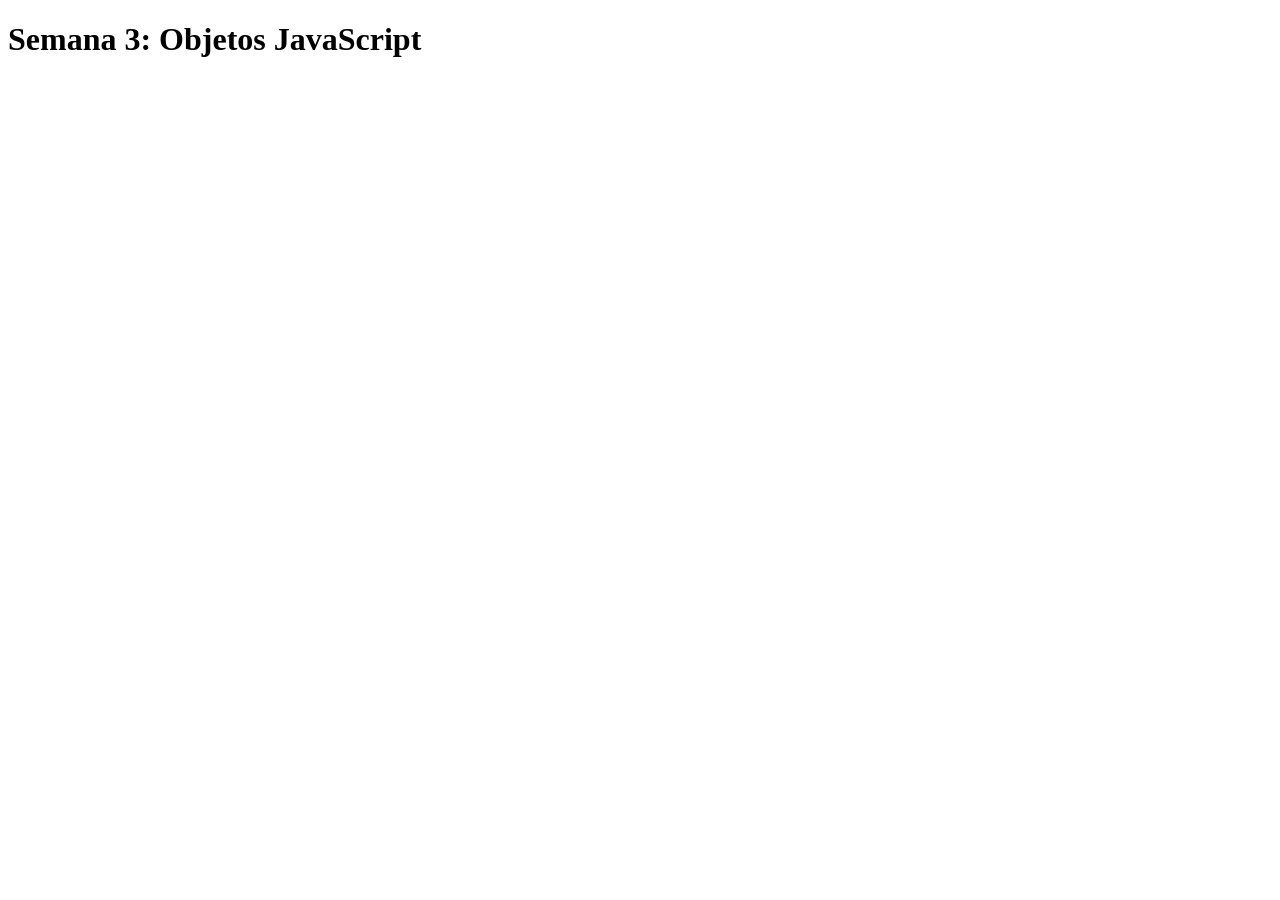
<file: Semana3-Objetos/index.html>
<!doctype html>
<html lang="en">
  <head>
    <meta charset="UTF-8" />
    <meta name="viewport" content="width=device-width, initial-scale=1.0" />
    <title>Document</title>
    <script src="script.js" defer></script>
  </head>
  <body>
    <h1>Semana 3: Objetos JavaScript</h1>
  </body>
</html>
</file>
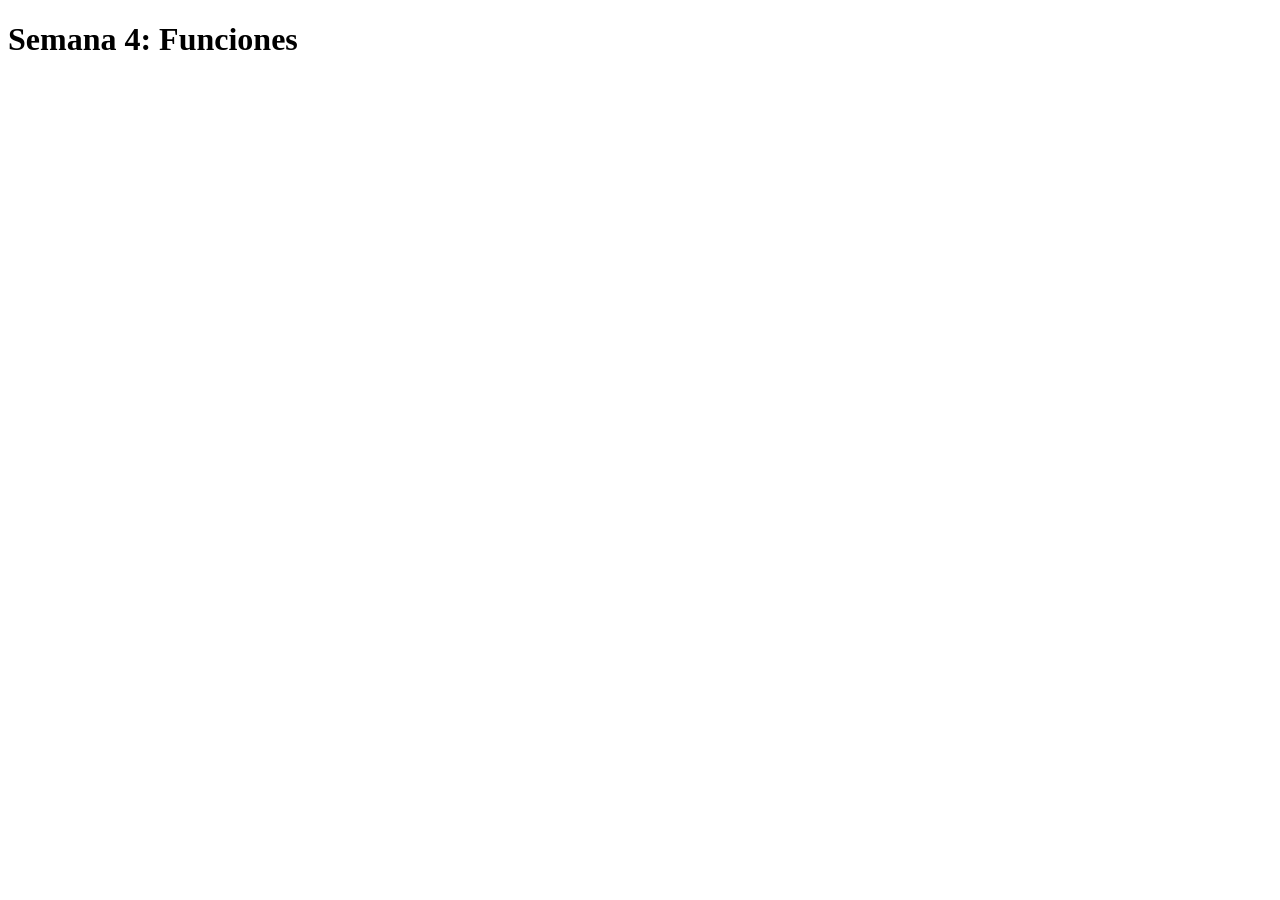
<file: Semana4-Funciones/index.html>
<!doctype html>
<html lang="en">
  <head>
    <meta charset="UTF-8" />
    <meta name="viewport" content="width=device-width, initial-scale=1.0" />
    <title>Document</title>
    <script src="script.js" defer></script>
  </head>
  <body>
    <h1>Semana 4: Funciones</h1>
  </body>
</html>
</file>
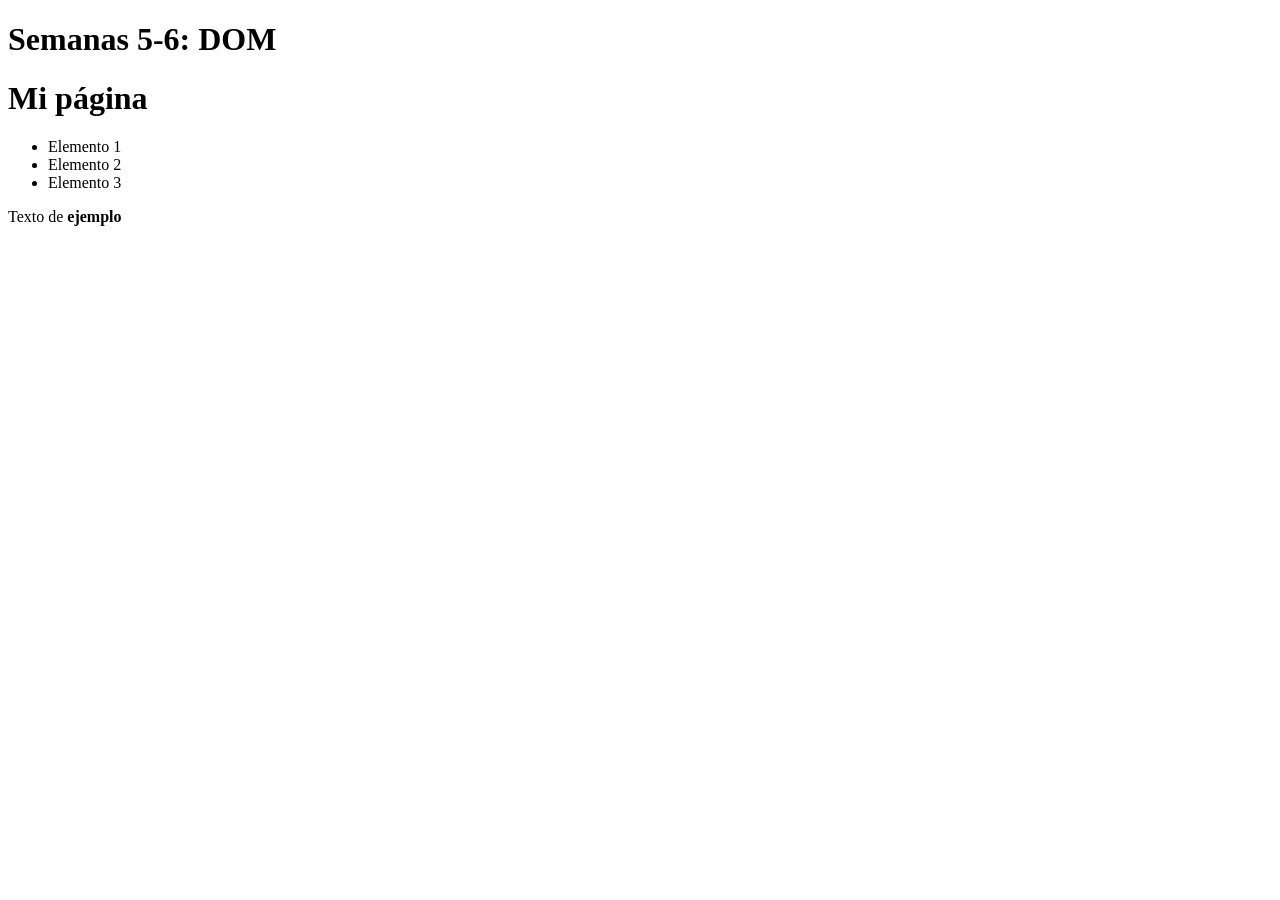
<file: Semana5-6-DOM/index.html>
<!doctype html>
<html lang="en">
  <head>
    <meta charset="UTF-8" />
    <meta name="viewport" content="width=device-width, initial-scale=1.0" />
    <title>Document</title>
    <script src="script.js" defer></script>
  </head>
  <body>
    <h1>Semanas 5-6: DOM</h1>
    <div id="app">
      <h1 class="title">Mi página</h1>
      <ul id="lista">
        <li class="item">Elemento 1</li>
        <li class="item active">Elemento 2</li>
        <li class="item">Elemento 3</li>
      </ul>
      <p class="description">Texto de <strong>ejemplo</strong></p>
    </div>
  </body>
</html>
</file>
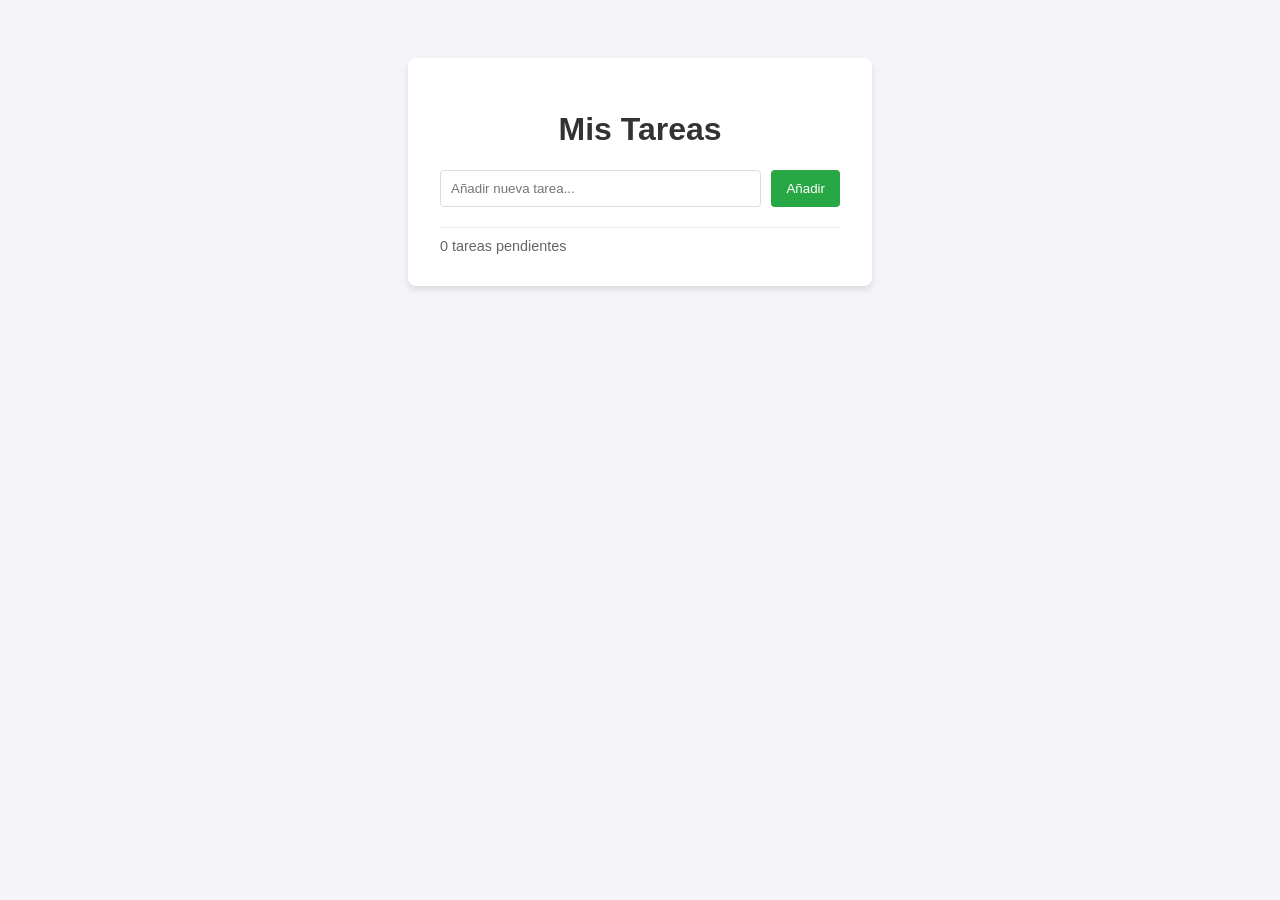
<file: Semana5-6-DOM/Proyecto/index.html>
<!doctype html>
<html lang="es">
  <head>
    <meta charset="UTF-8" />
    <meta name="viewport" content="width=device-width, initial-scale=1.0" />
    <title>Lista de Tareas DOM</title>
    <link rel="stylesheet" href="style.css" />
    <script src="script.js" defer></script>
  </head>
  <body>
    <div class="container">
      <h1>Mis Tareas</h1>

      <div class="input-group">
        <input type="text" id="taskInput" placeholder="Añadir nueva tarea..." />
        <button id="addBtn">Añadir</button>
      </div>

      <ul id="taskList"></ul>

      <div class="footer">
        <span id="taskCounter">0 tareas pendientes</span>
      </div>
    </div>
  </body>
</html>
</file>
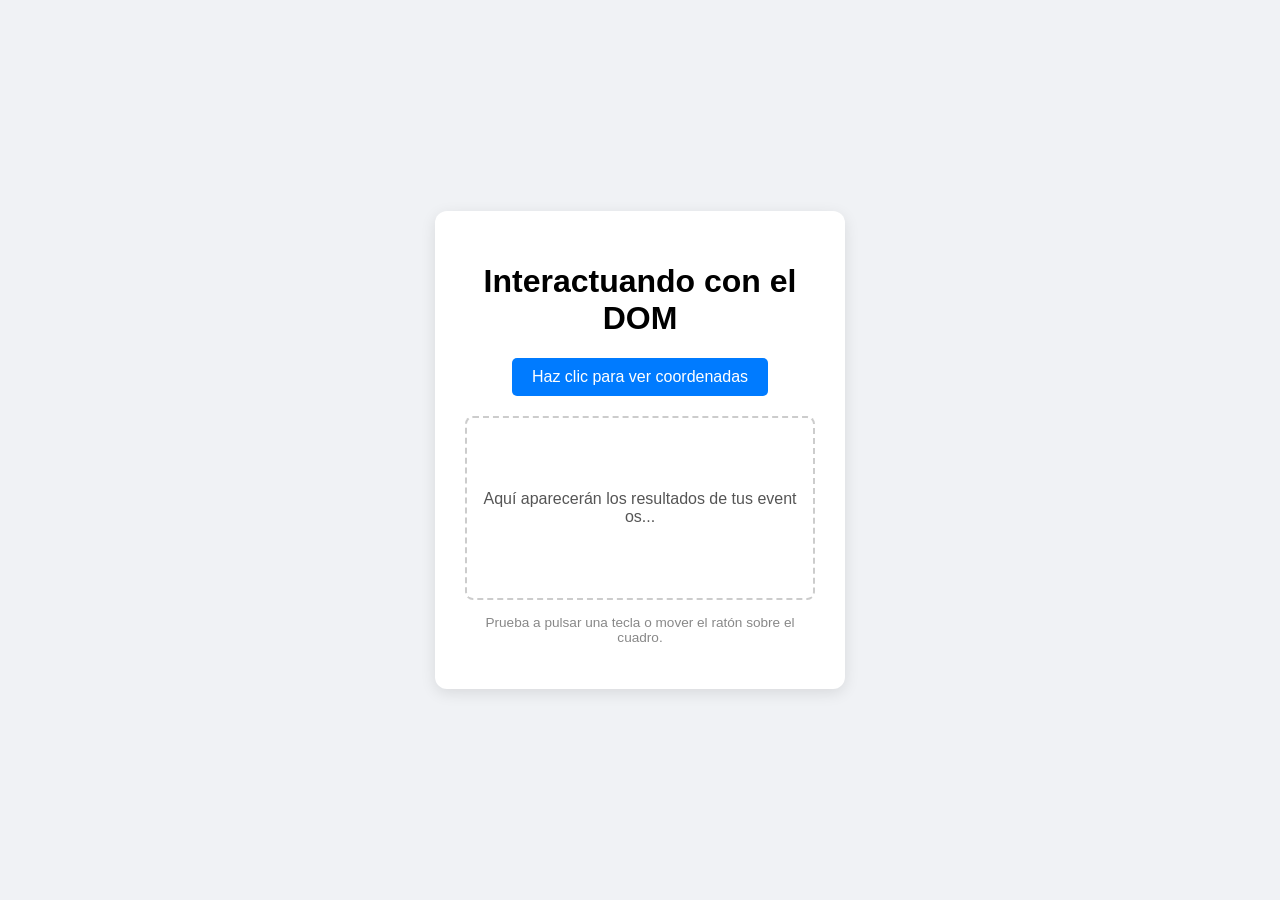
<file: Semanas7-8-Eventos-Formularios/Ej1/index.html>
<!doctype html>
<html lang="es">
  <head>
    <meta charset="UTF-8" />
    <meta name="viewport" content="width=device-width, initial-scale=1.0" />
    <title>Ejercicio: addEventListener y Objeto Evento</title>
    <link rel="stylesheet" href="style.css" />
  </head>
  <body>
    <div class="container">
      <h1>Interactuando con el DOM</h1>

      <button id="mainButton">Haz clic para ver coordenadas</button>

      <div id="output">Aquí aparecerán los resultados de tus eventos...</div>

      <p class="hint">
        Prueba a pulsar una tecla o mover el ratón sobre el cuadro.
      </p>
    </div>

    <script src="script.js"></script>
  </body>
</html>
</file>
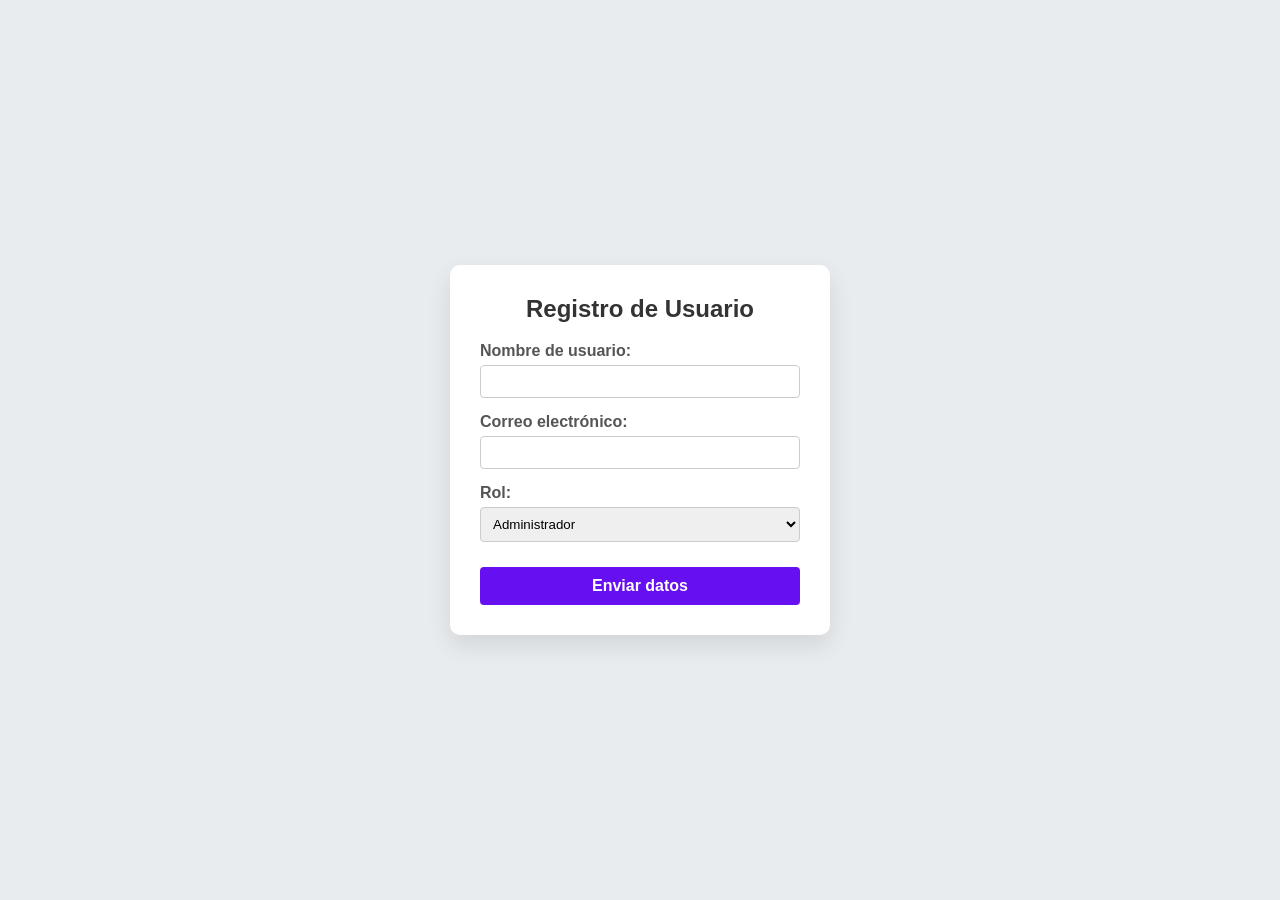
<file: Semanas7-8-Eventos-Formularios/Ej2/index.html>
<!doctype html>
<html lang="en">
  <head>
    <meta charset="UTF-8" />
    <meta name="viewport" content="width=device-width, initial-scale=1.0" />
    <title>Document</title>
    <script src="script.js" defer></script>
    <link rel="stylesheet" href="style.css" />
  </head>
  <body>
    <html lang="es">
      <head>
        <meta charset="UTF-8" />
        <meta name="viewport" content="width=device-width, initial-scale=1.0" />
        <title>Ejercicio Formulario DOM</title>
        <link rel="stylesheet" href="style.css" />
      </head>
      <body>
        <div class="form-container">
          <h2>Registro de Usuario</h2>

          <form id="userForm">
            <div class="field">
              <label for="username">Nombre de usuario:</label>
              <input type="text" id="username" name="username" required />
            </div>

            <div class="field">
              <label for="email">Correo electrónico:</label>
              <input type="email" id="email" name="email" required />
            </div>

            <div class="field">
              <label for="role">Rol:</label>
              <select id="role" name="role">
                <option value="admin">Administrador</option>
                <option value="editor">Editor</option>
                <option value="viewer">Lector</option>
              </select>
            </div>

            <button type="submit">Enviar datos</button>
          </form>
        </div>
      </body>
    </html>
  </body>
</html>
</file>
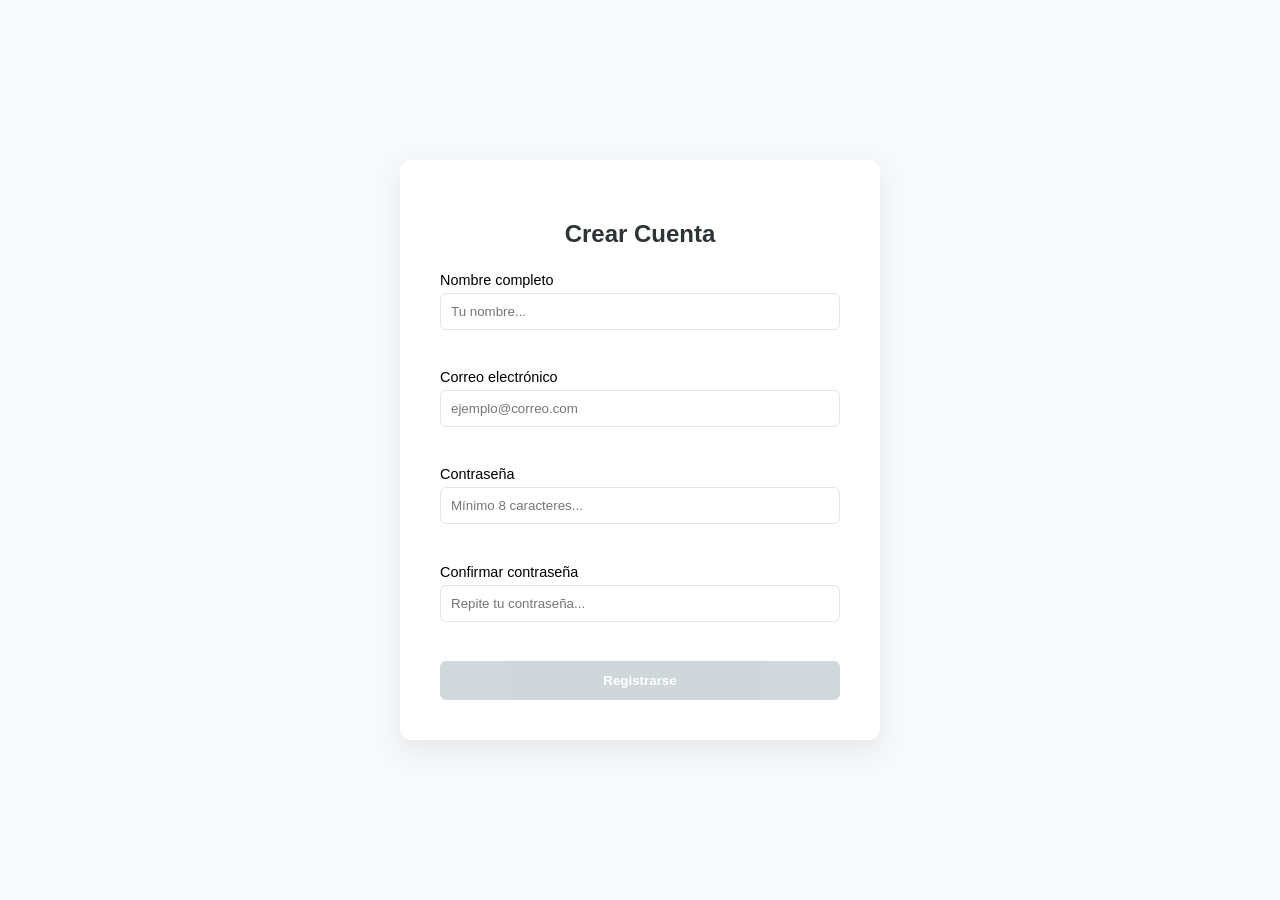
<file: Semanas7-8-Eventos-Formularios/Ej3/index.html>
<!doctype html>
<html lang="es">
  <head>
    <meta charset="UTF-8" />
    <meta name="viewport" content="width=device-width, initial-scale=1.0" />
    <title>Validación de Registro</title>
    <link rel="stylesheet" href="style.css" />
    <script src="script.js" defer></script>
  </head>
  <body>
    <div class="registration-card">
      <h2>Crear Cuenta</h2>
      <form id="registrationForm">
        <div class="form-control">
          <label for="username">Nombre completo</label>
          <input type="text" id="username" placeholder="Tu nombre..." />
          <small class="error-msg" id="nameError"></small>
        </div>

        <div class="form-control">
          <label for="email">Correo electrónico</label>
          <input type="email" id="email" placeholder="ejemplo@correo.com" />
          <small class="error-msg" id="emailError"></small>
        </div>

        <div class="form-control">
          <label for="password">Contraseña</label>
          <input
            type="password"
            id="password"
            placeholder="Mínimo 8 caracteres..."
          />
          <small class="error-msg" id="passError"></small>
        </div>

        <div class="form-control">
          <label for="confirmPassword">Confirmar contraseña</label>
          <input
            type="password"
            id="confirmPassword"
            placeholder="Repite tu contraseña..."
          />
          <small class="error-msg" id="confirmError"></small>
        </div>

        <button type="submit" id="submitBtn" disabled>Registrarse</button>
      </form>
    </div>

    <script src="script.js"></script>
  </body>
</html>
</file>
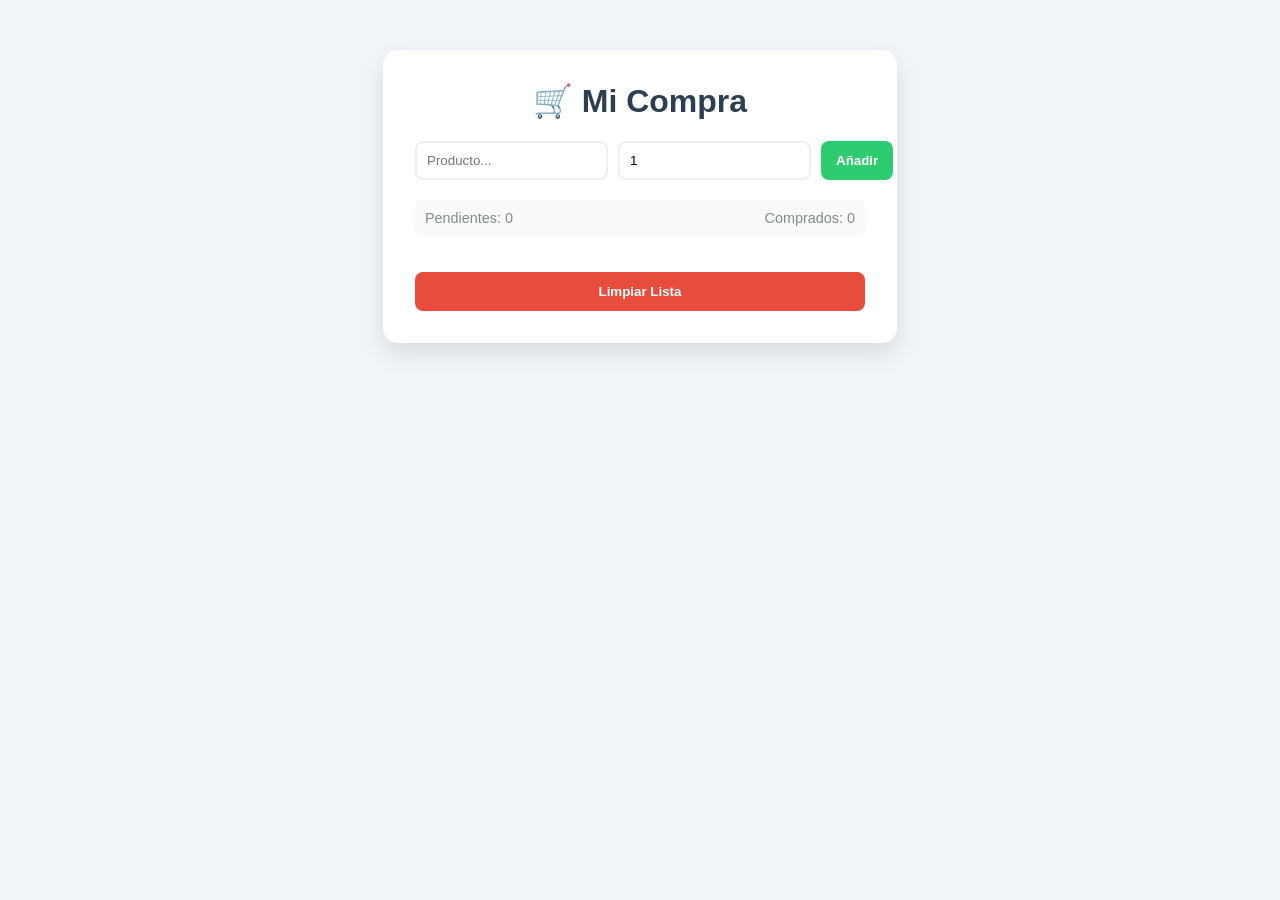
<file: Semanas7-8-Eventos-Formularios/ej5.6/index.html>
<!doctype html>
<html lang="es">
  <head>
    <meta charset="UTF-8" />
    <meta name="viewport" content="width=device-width, initial-scale=1.0" />
    <title>Lista de la Compra Pro</title>
    <link rel="stylesheet" href="style.css" />
    <script src="script.js" defer></script>
  </head>
  <body>
    <div class="shop-container">
      <h1>🛒 Mi Compra</h1>

      <div class="input-section">
        <input type="text" id="productInput" placeholder="Producto..." />
        <input type="number" id="amountInput" value="1" min="1" />
        <button id="addBtn">Añadir</button>
      </div>

      <div class="stats">
        <span id="pendingCount">Pendientes: 0</span>
        <span id="boughtCount">Comprados: 0</span>
      </div>

      <ul id="shoppingList"></ul>

      <button id="clearAllBtn" class="danger-btn">Limpiar Lista</button>
    </div>

    <script src="script.js"></script>
  </body>
</html>
</file>
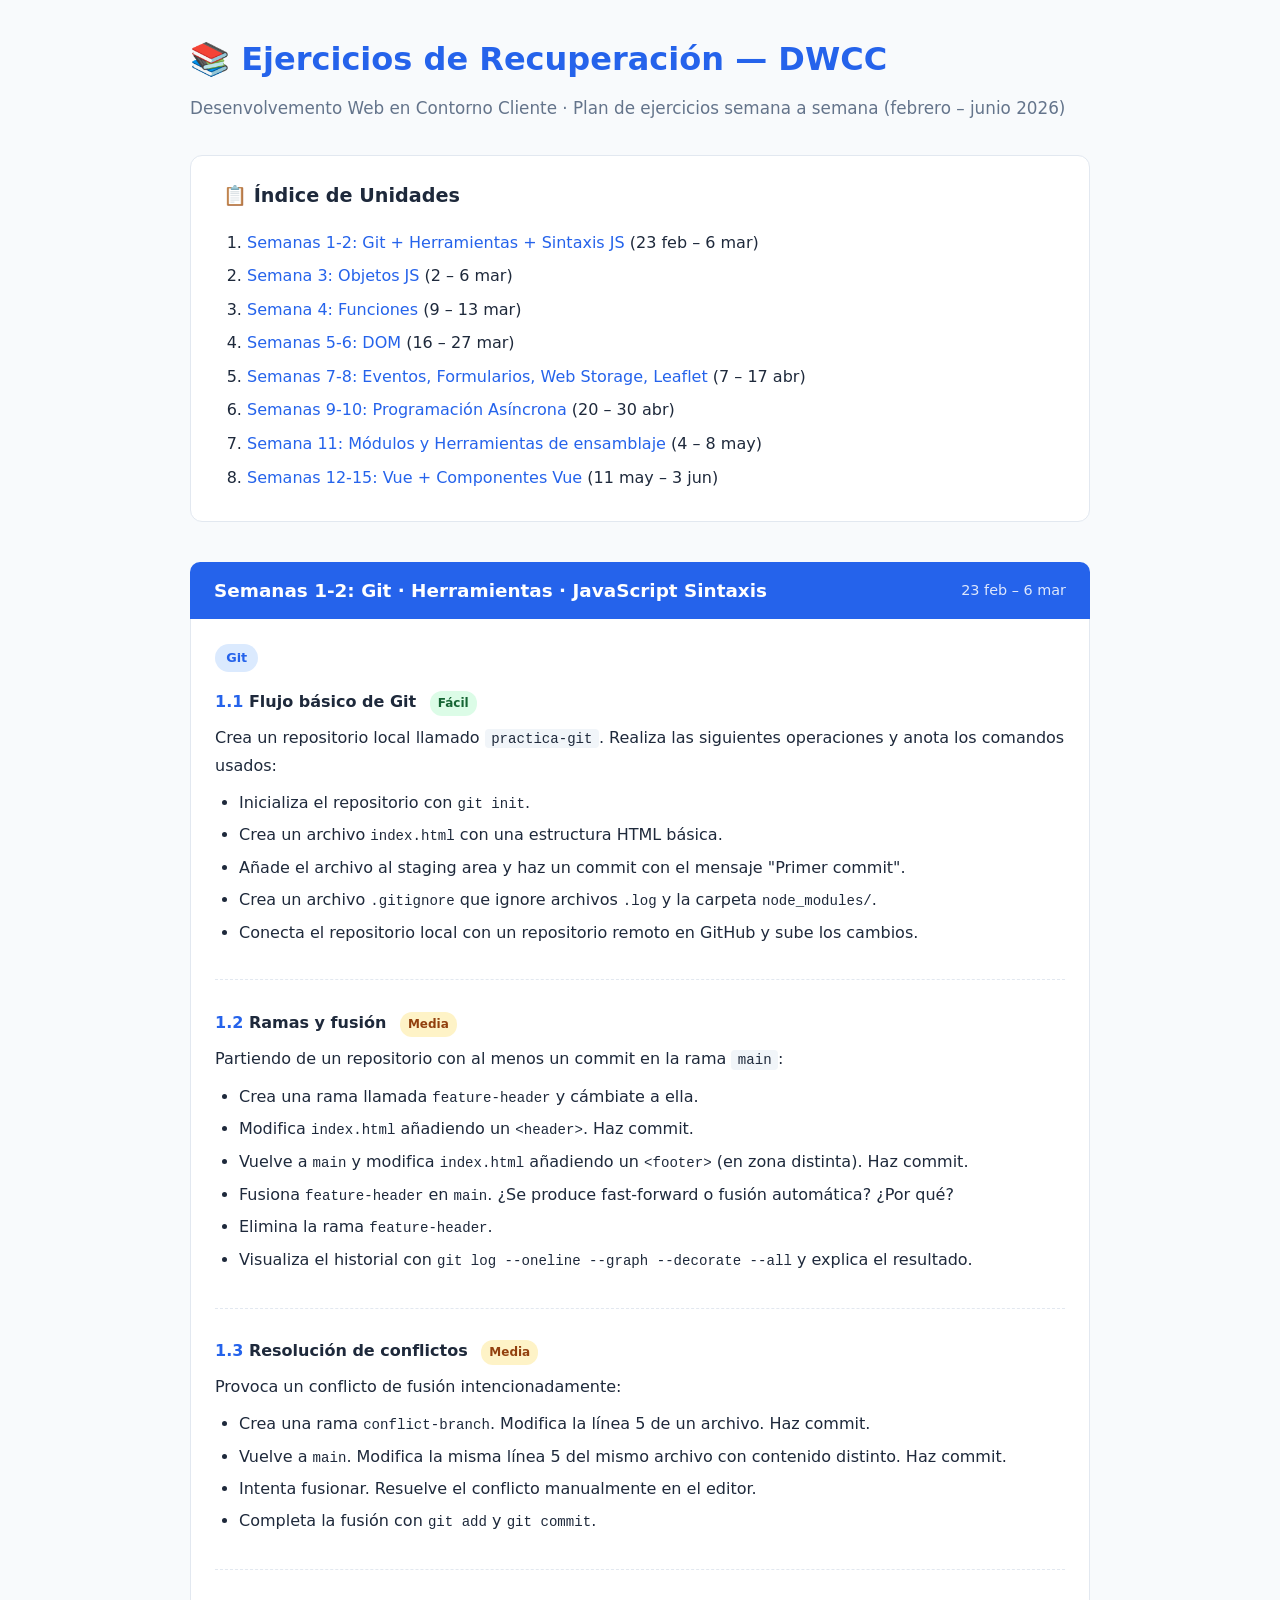
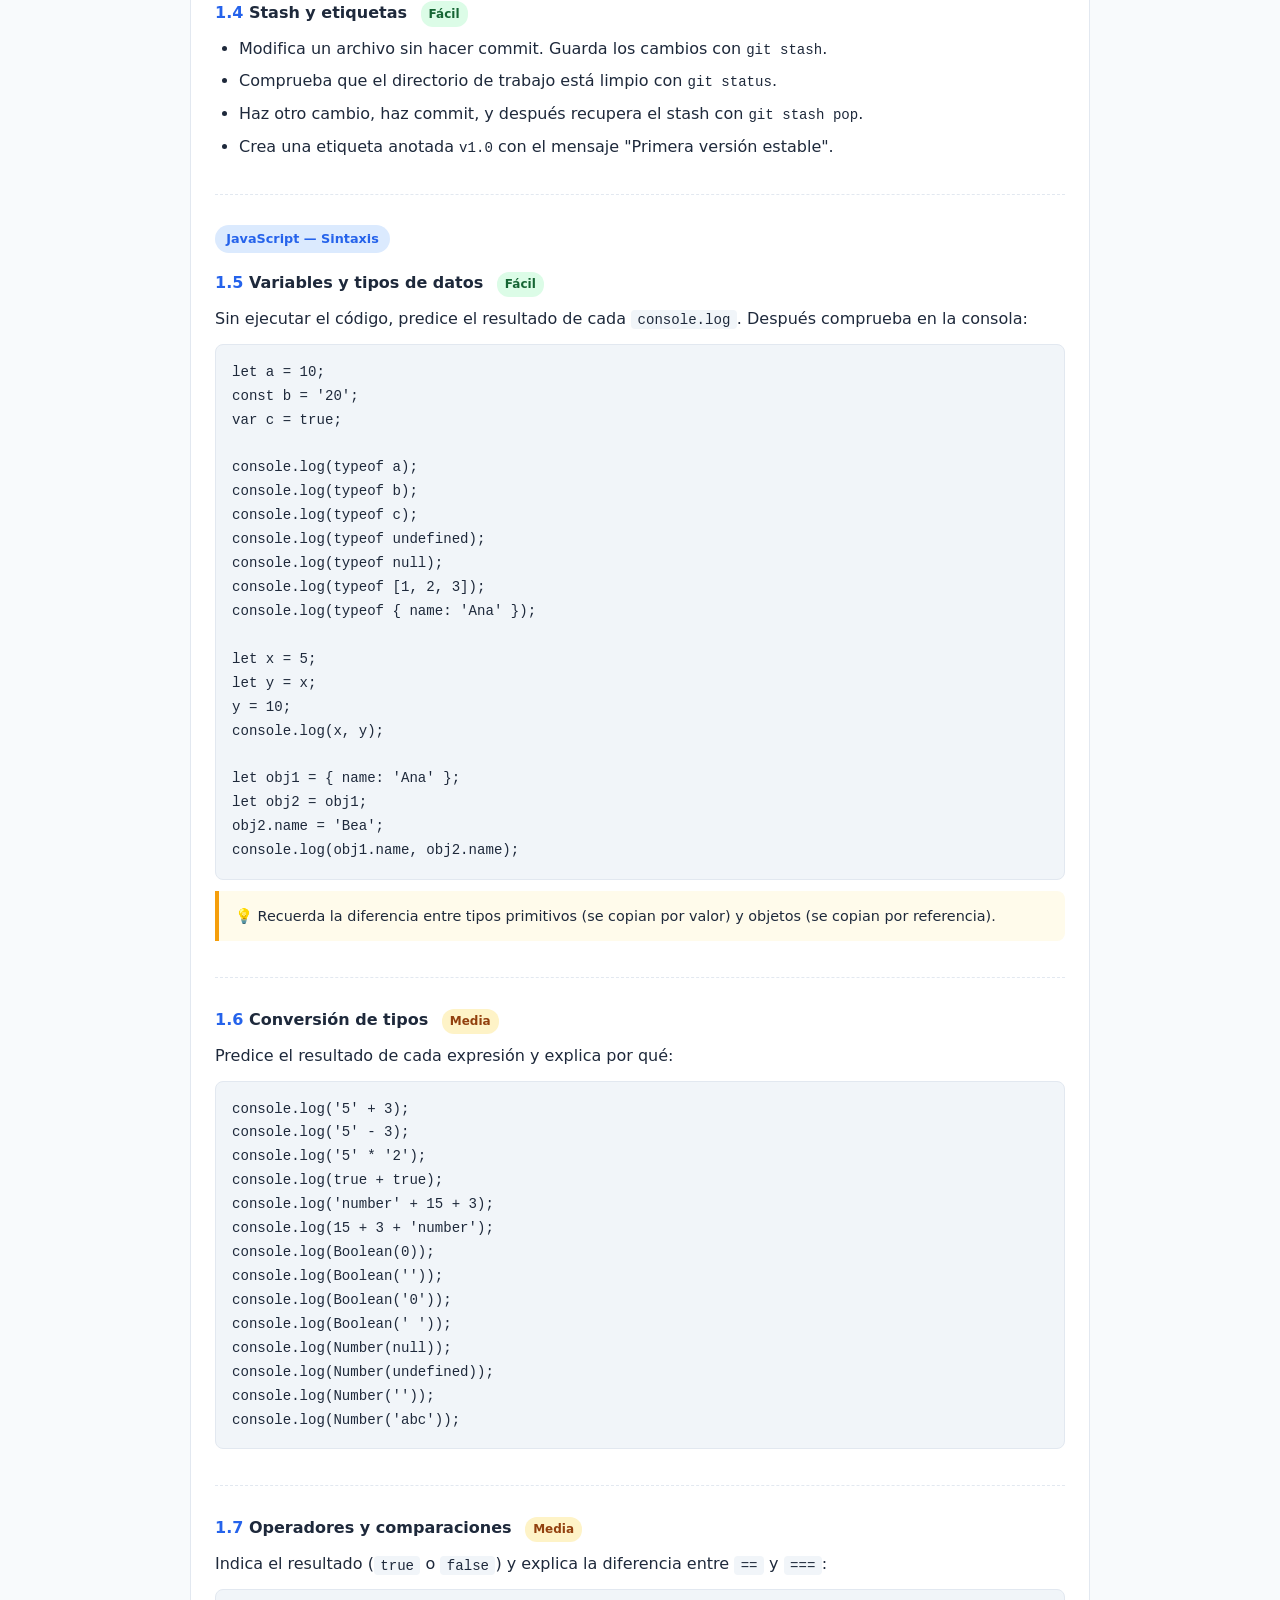
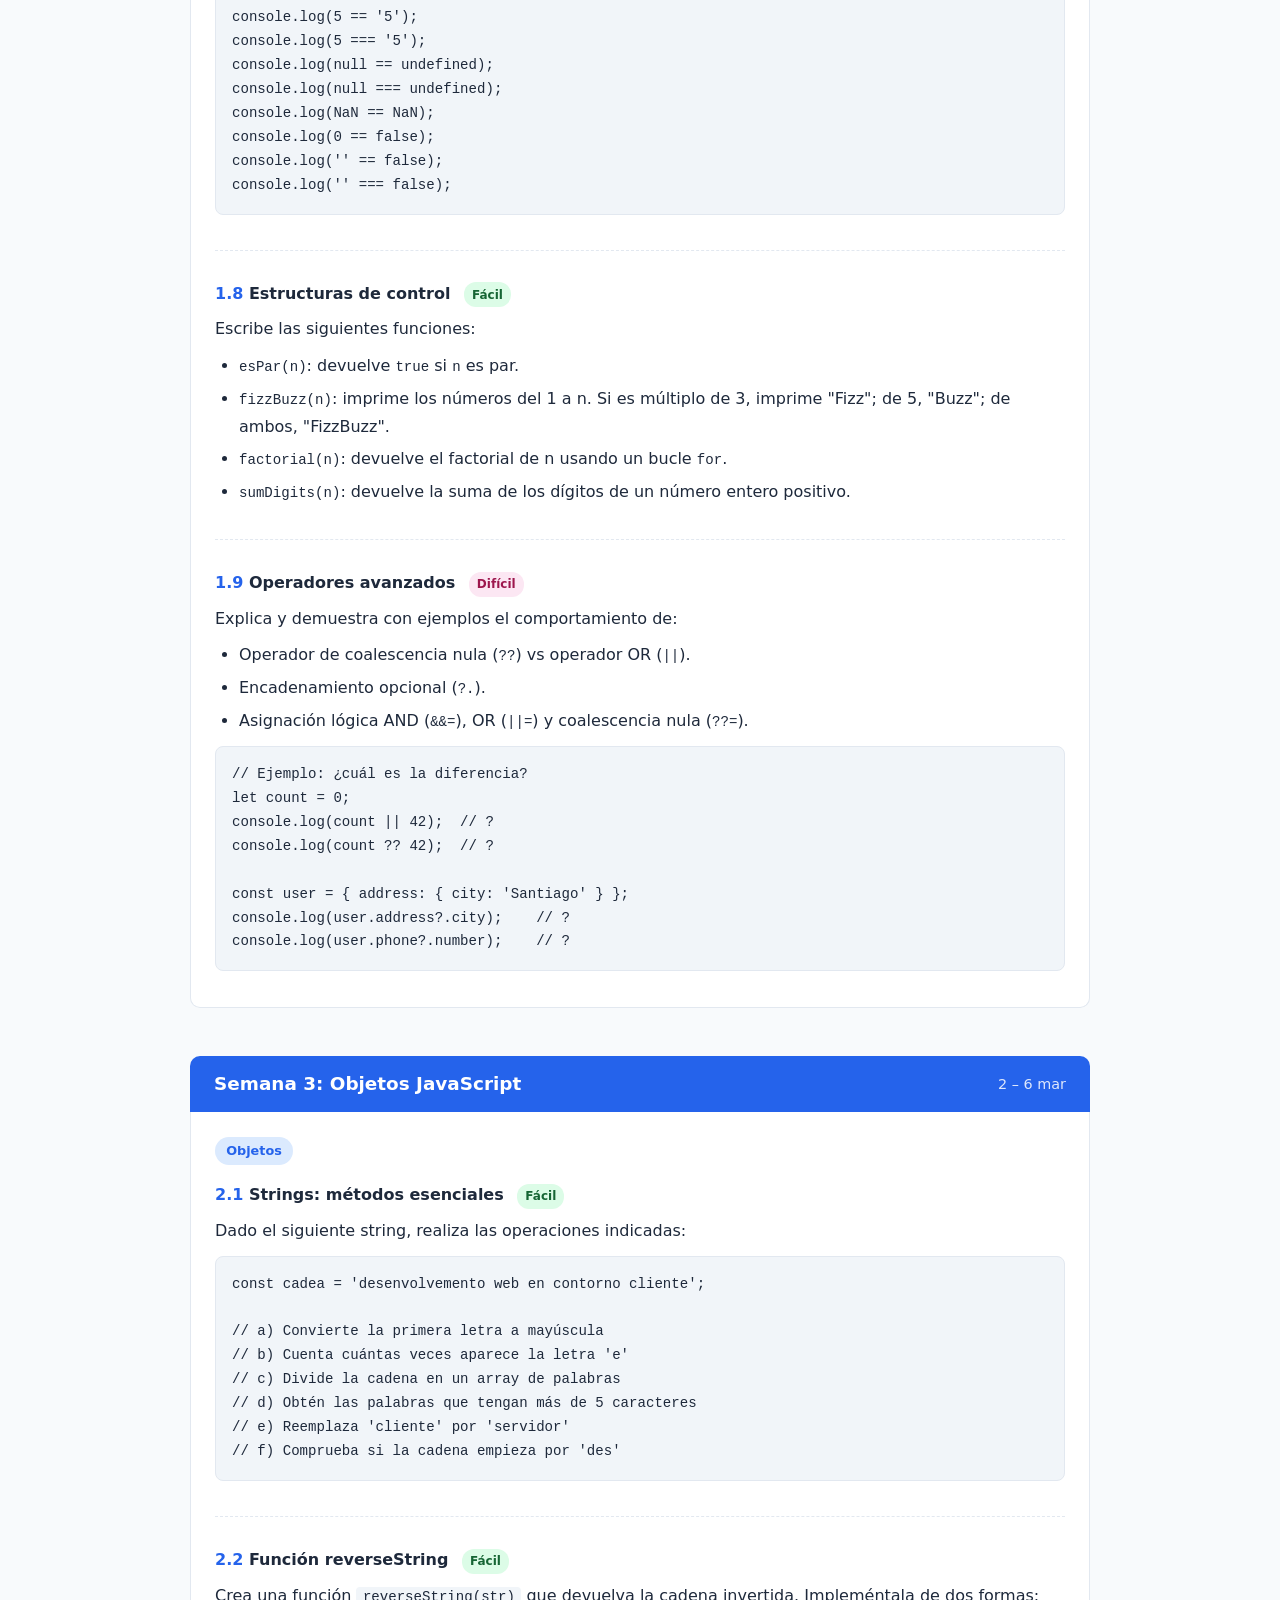
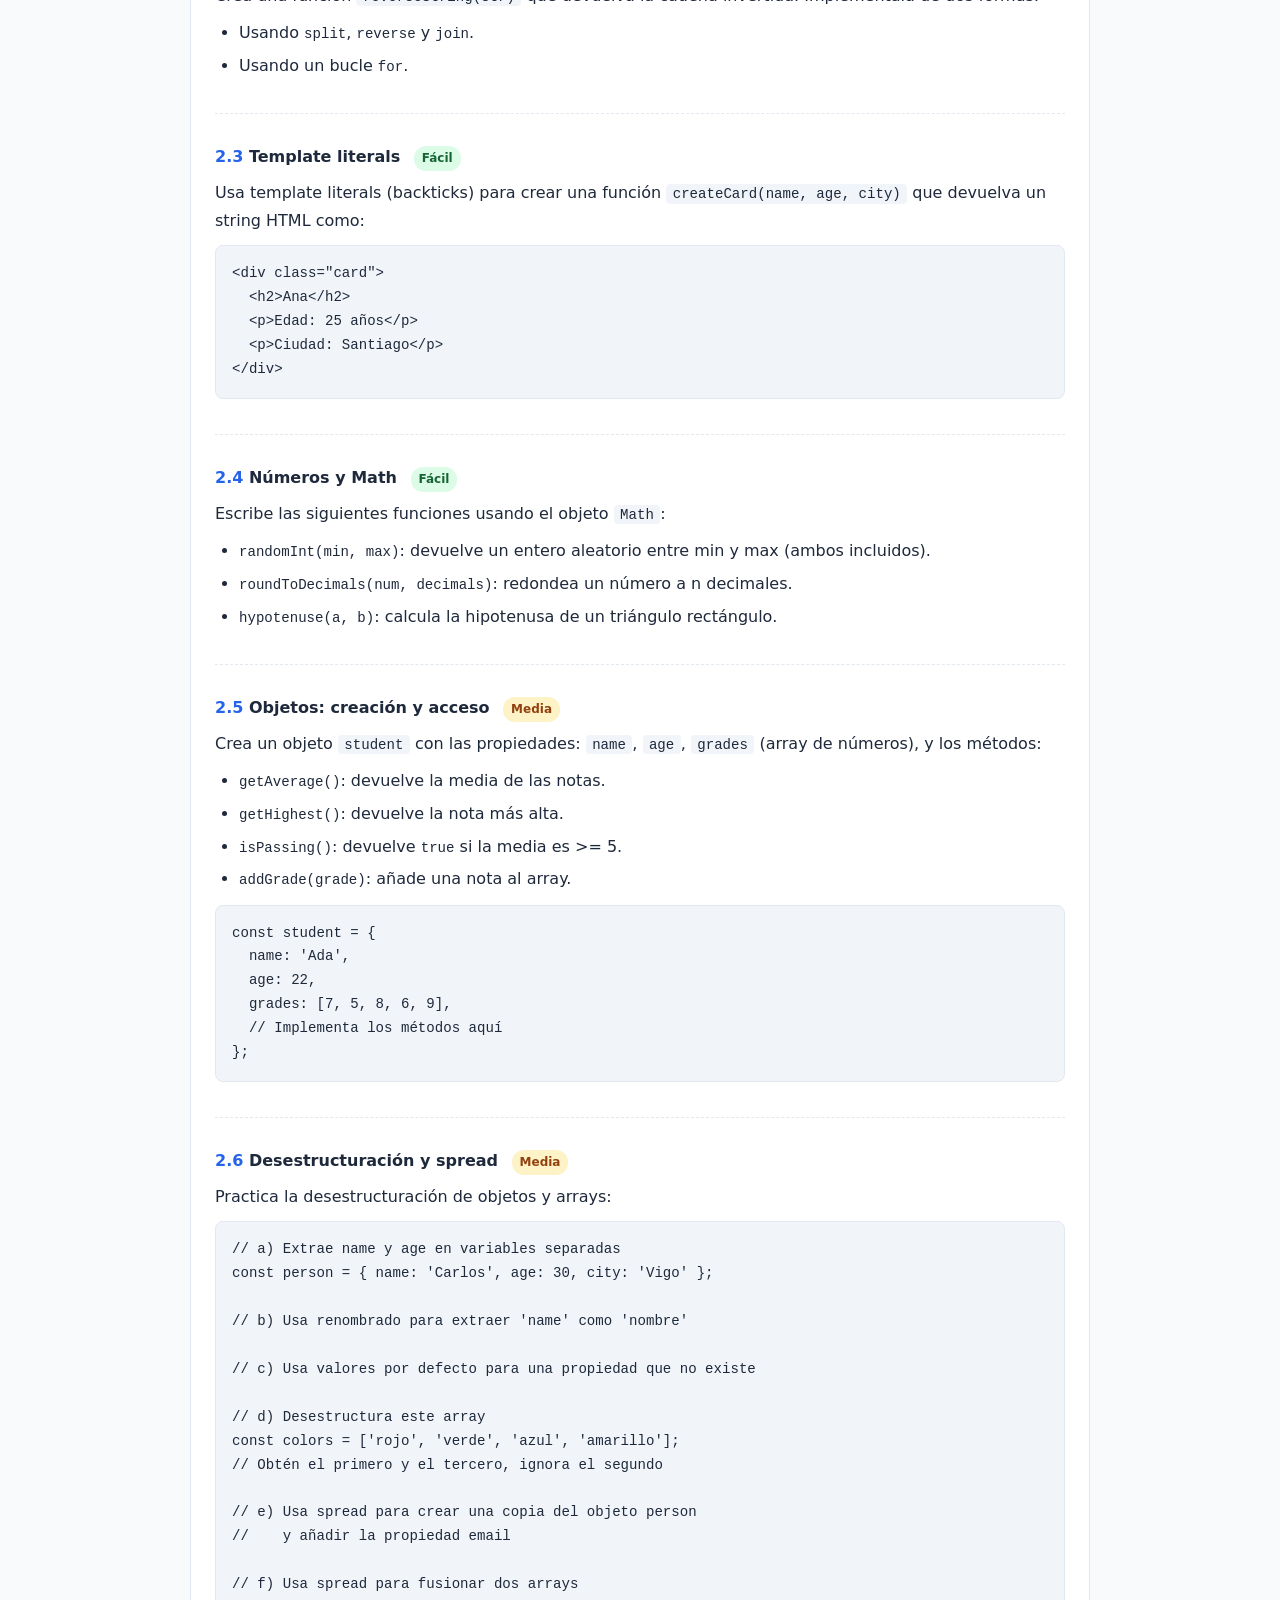
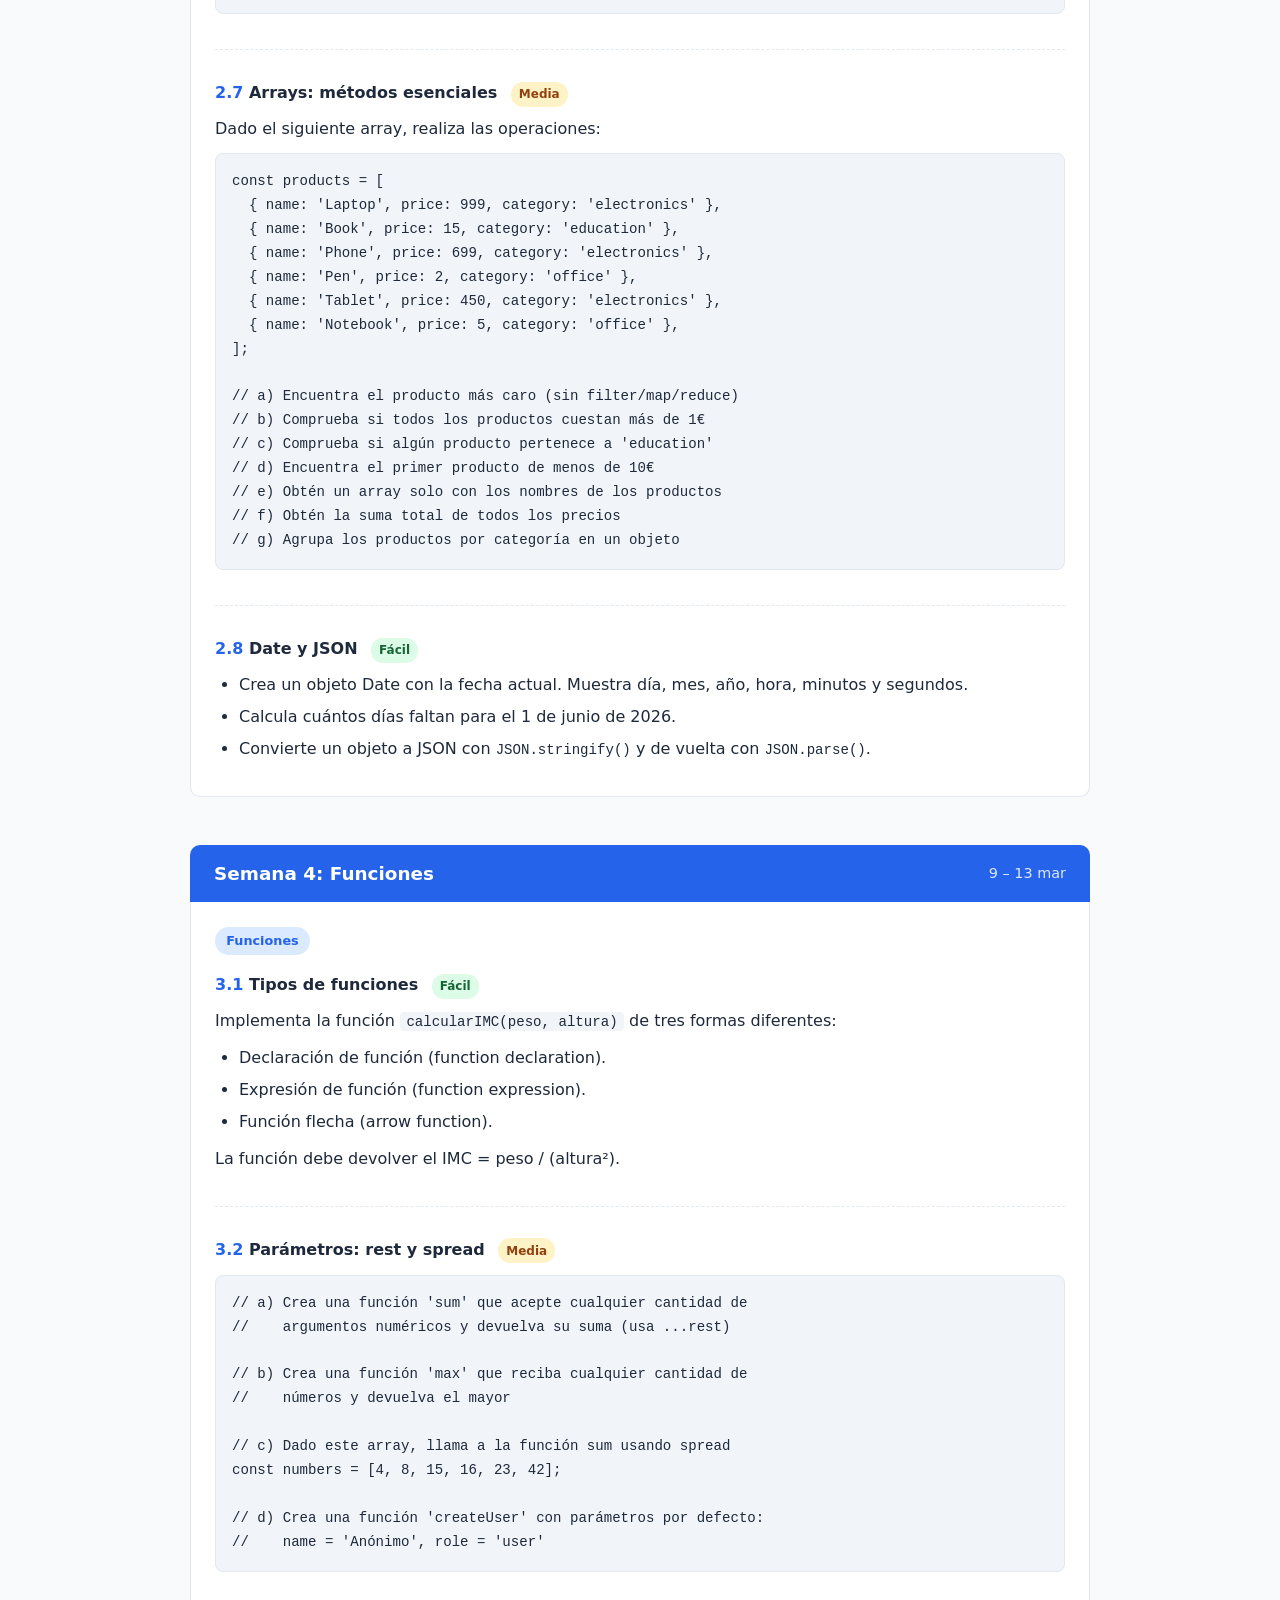
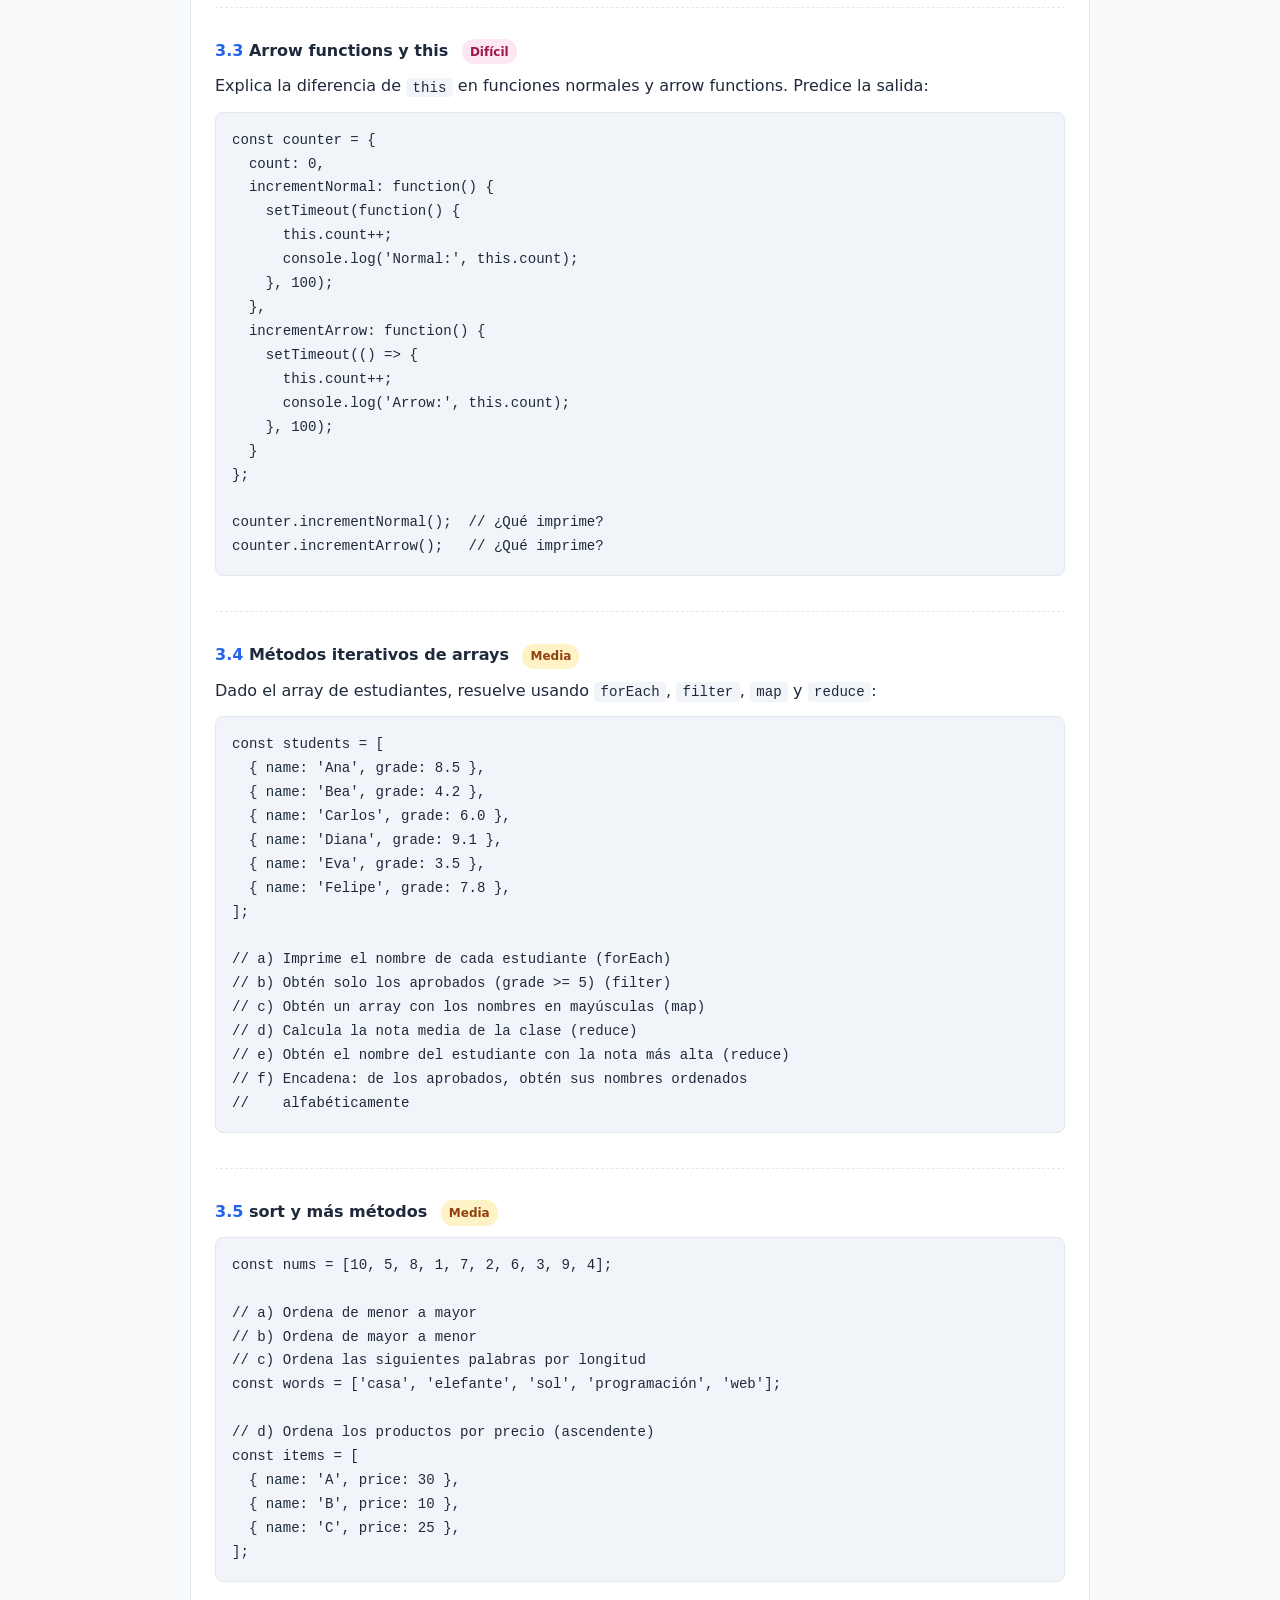
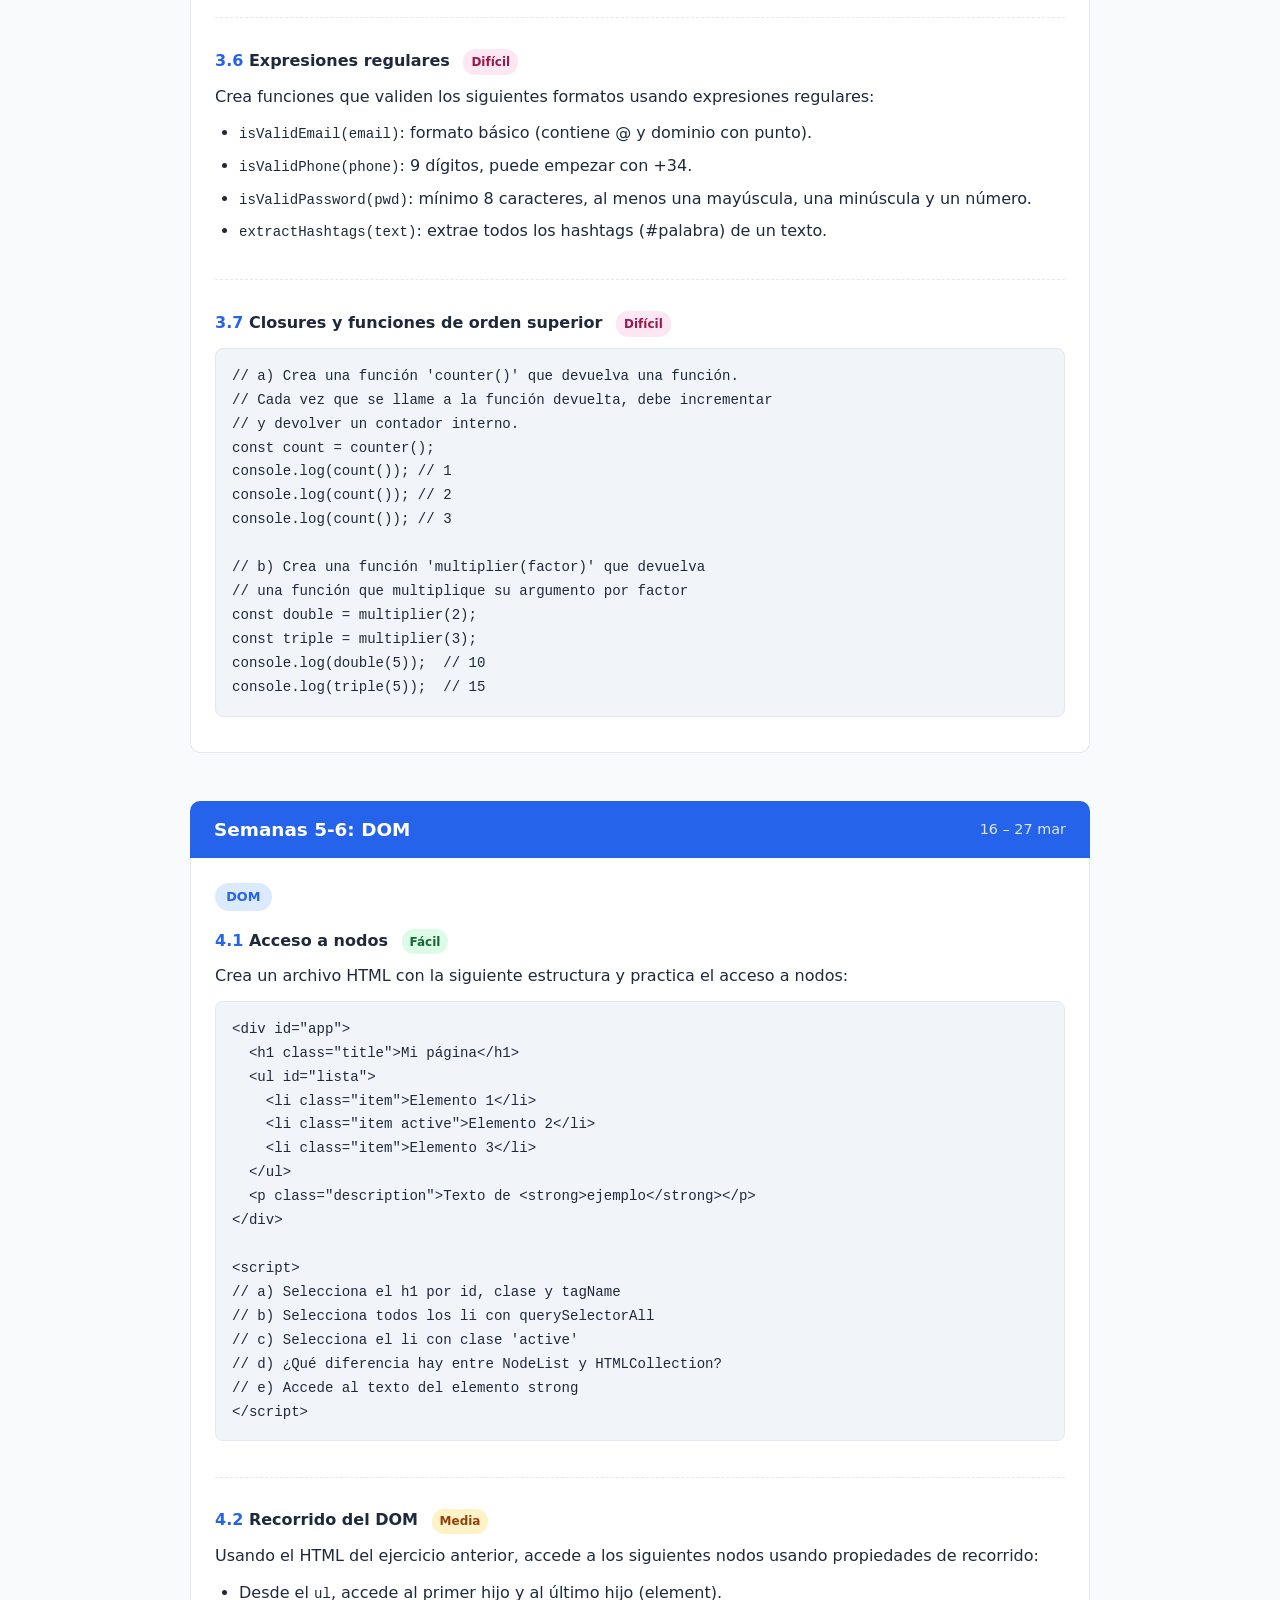
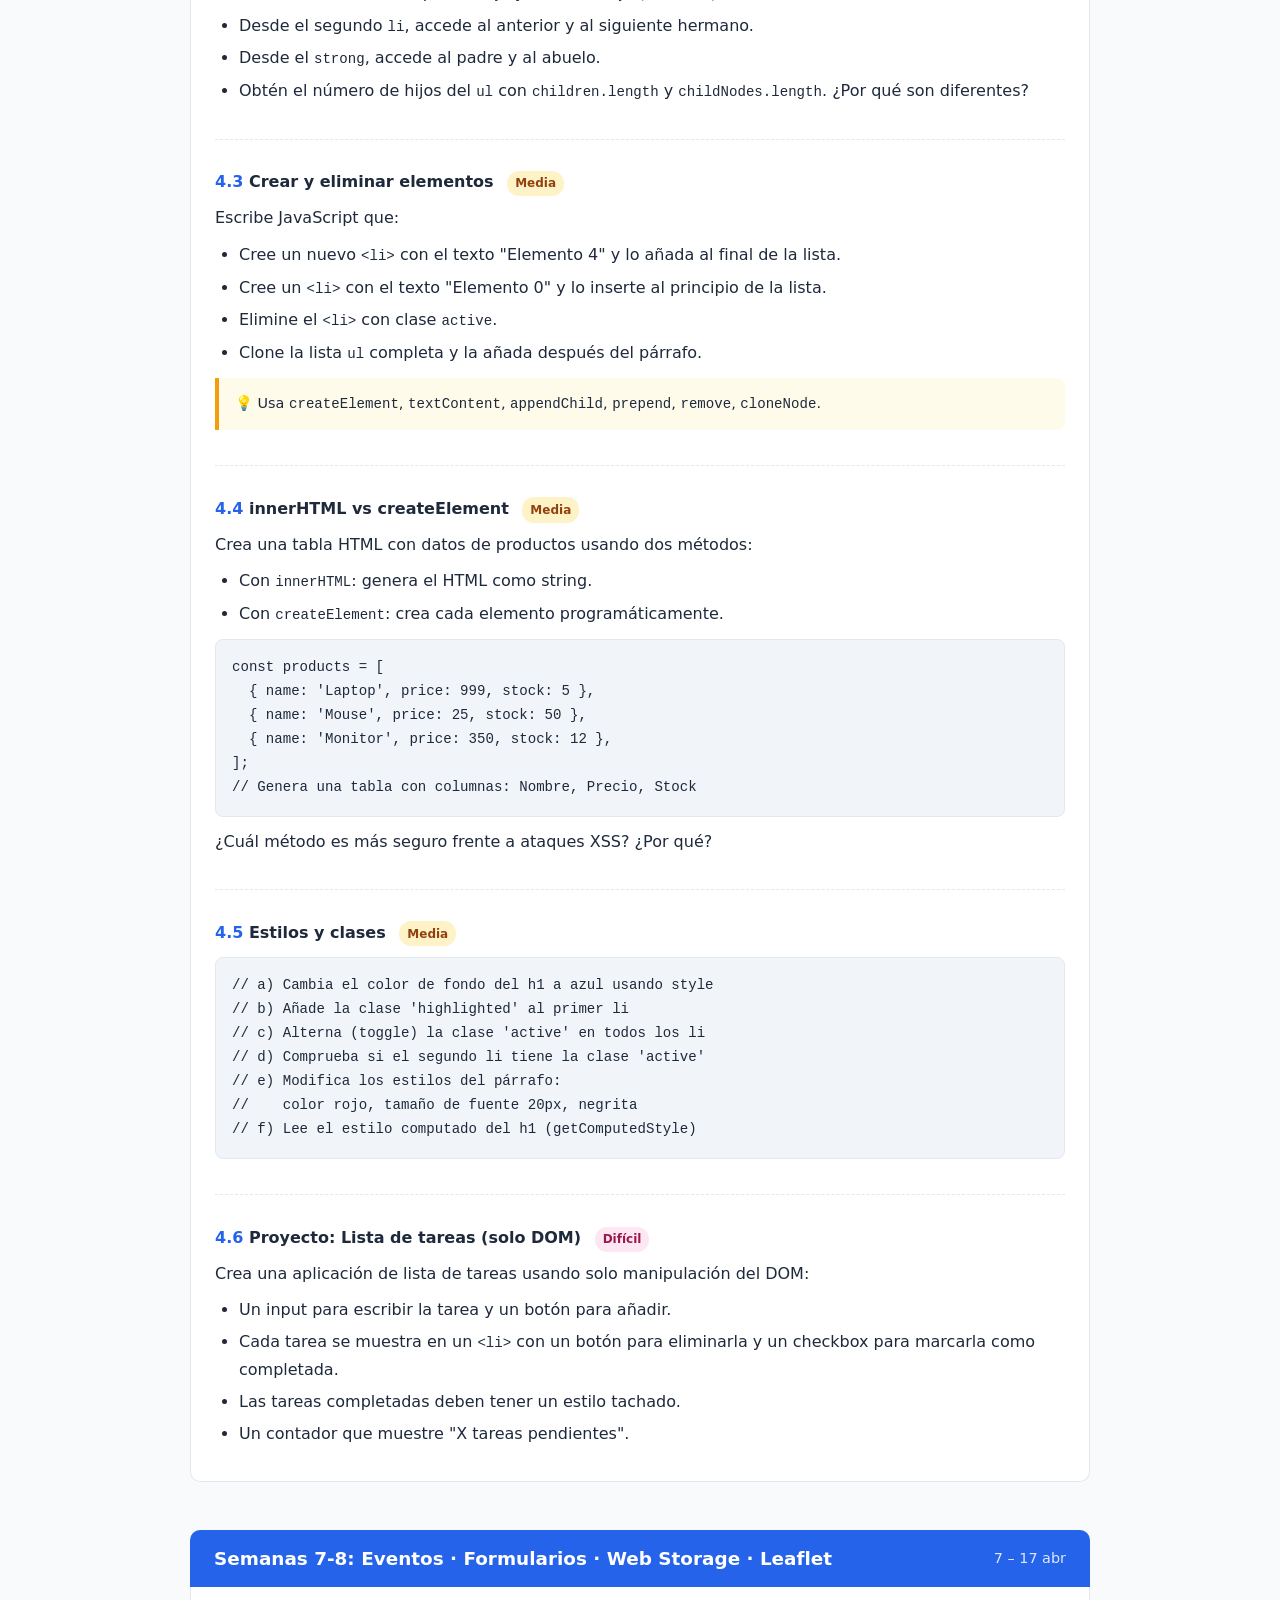
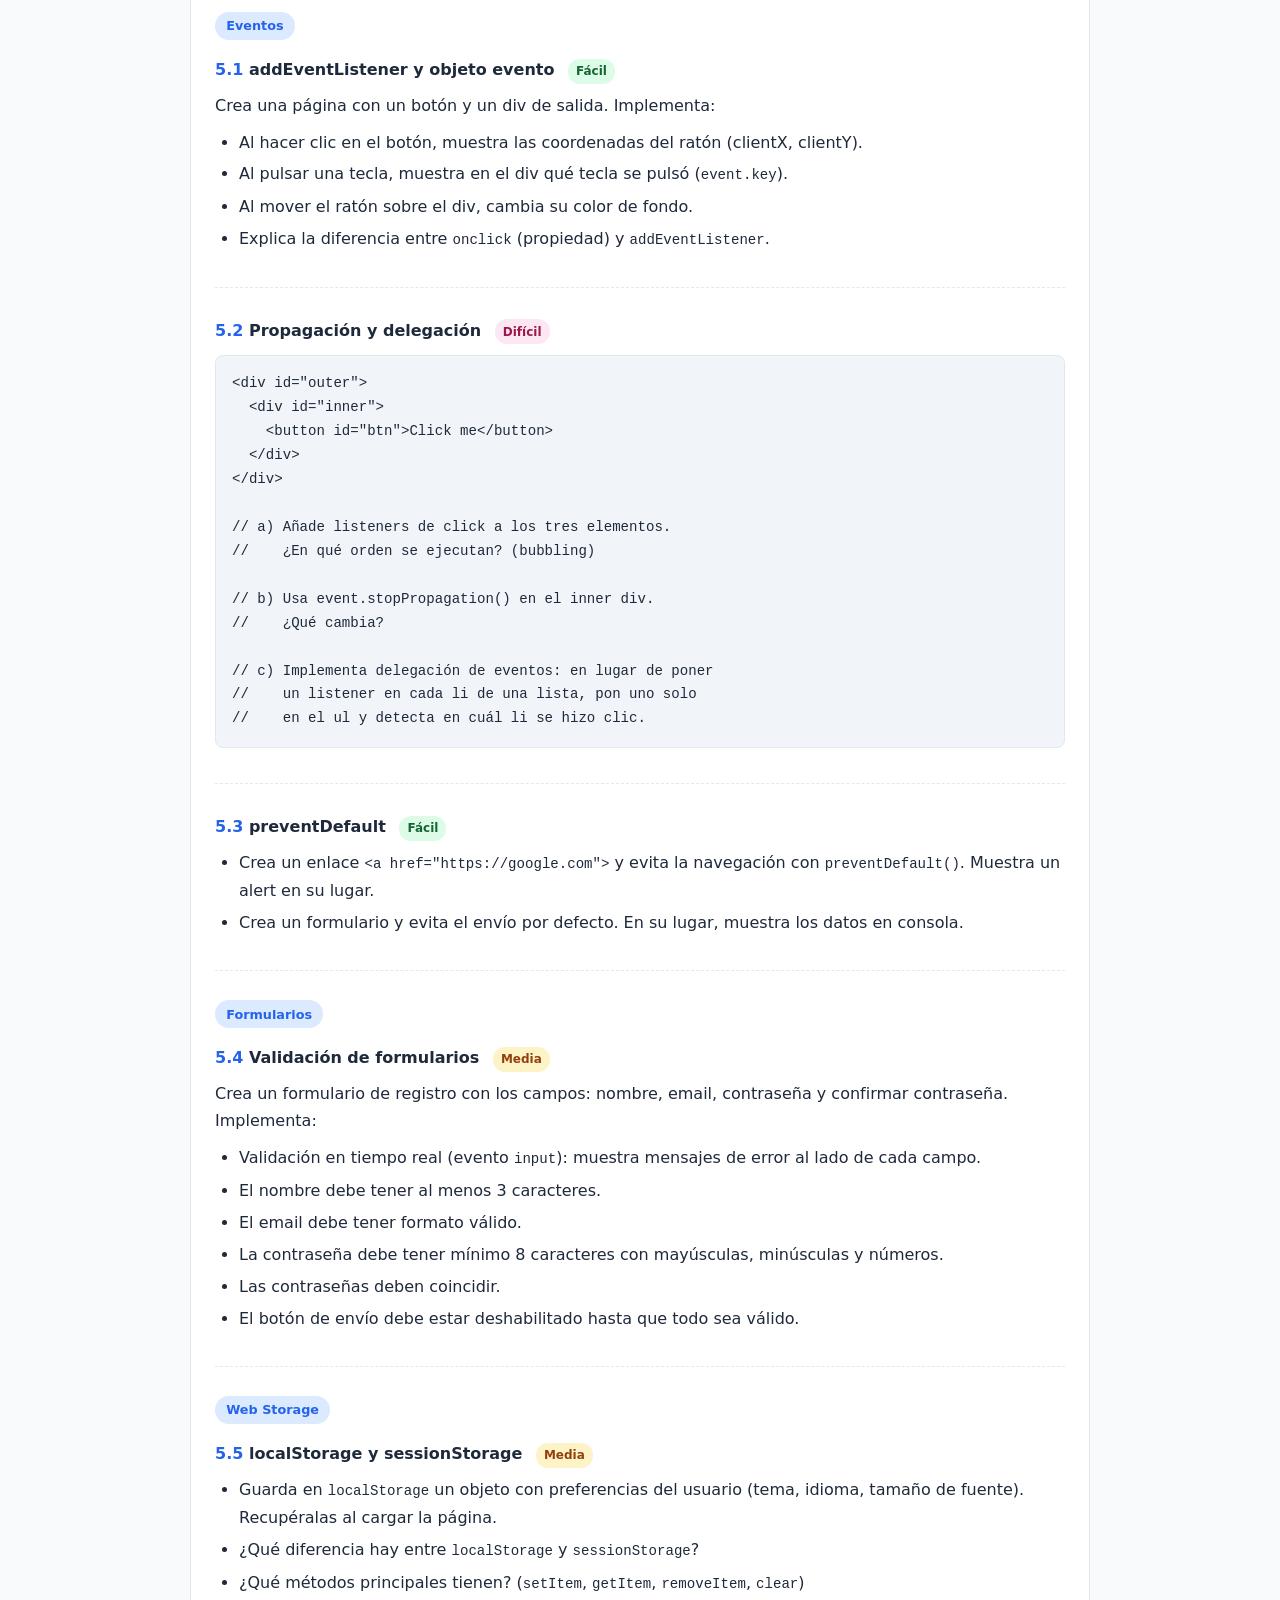
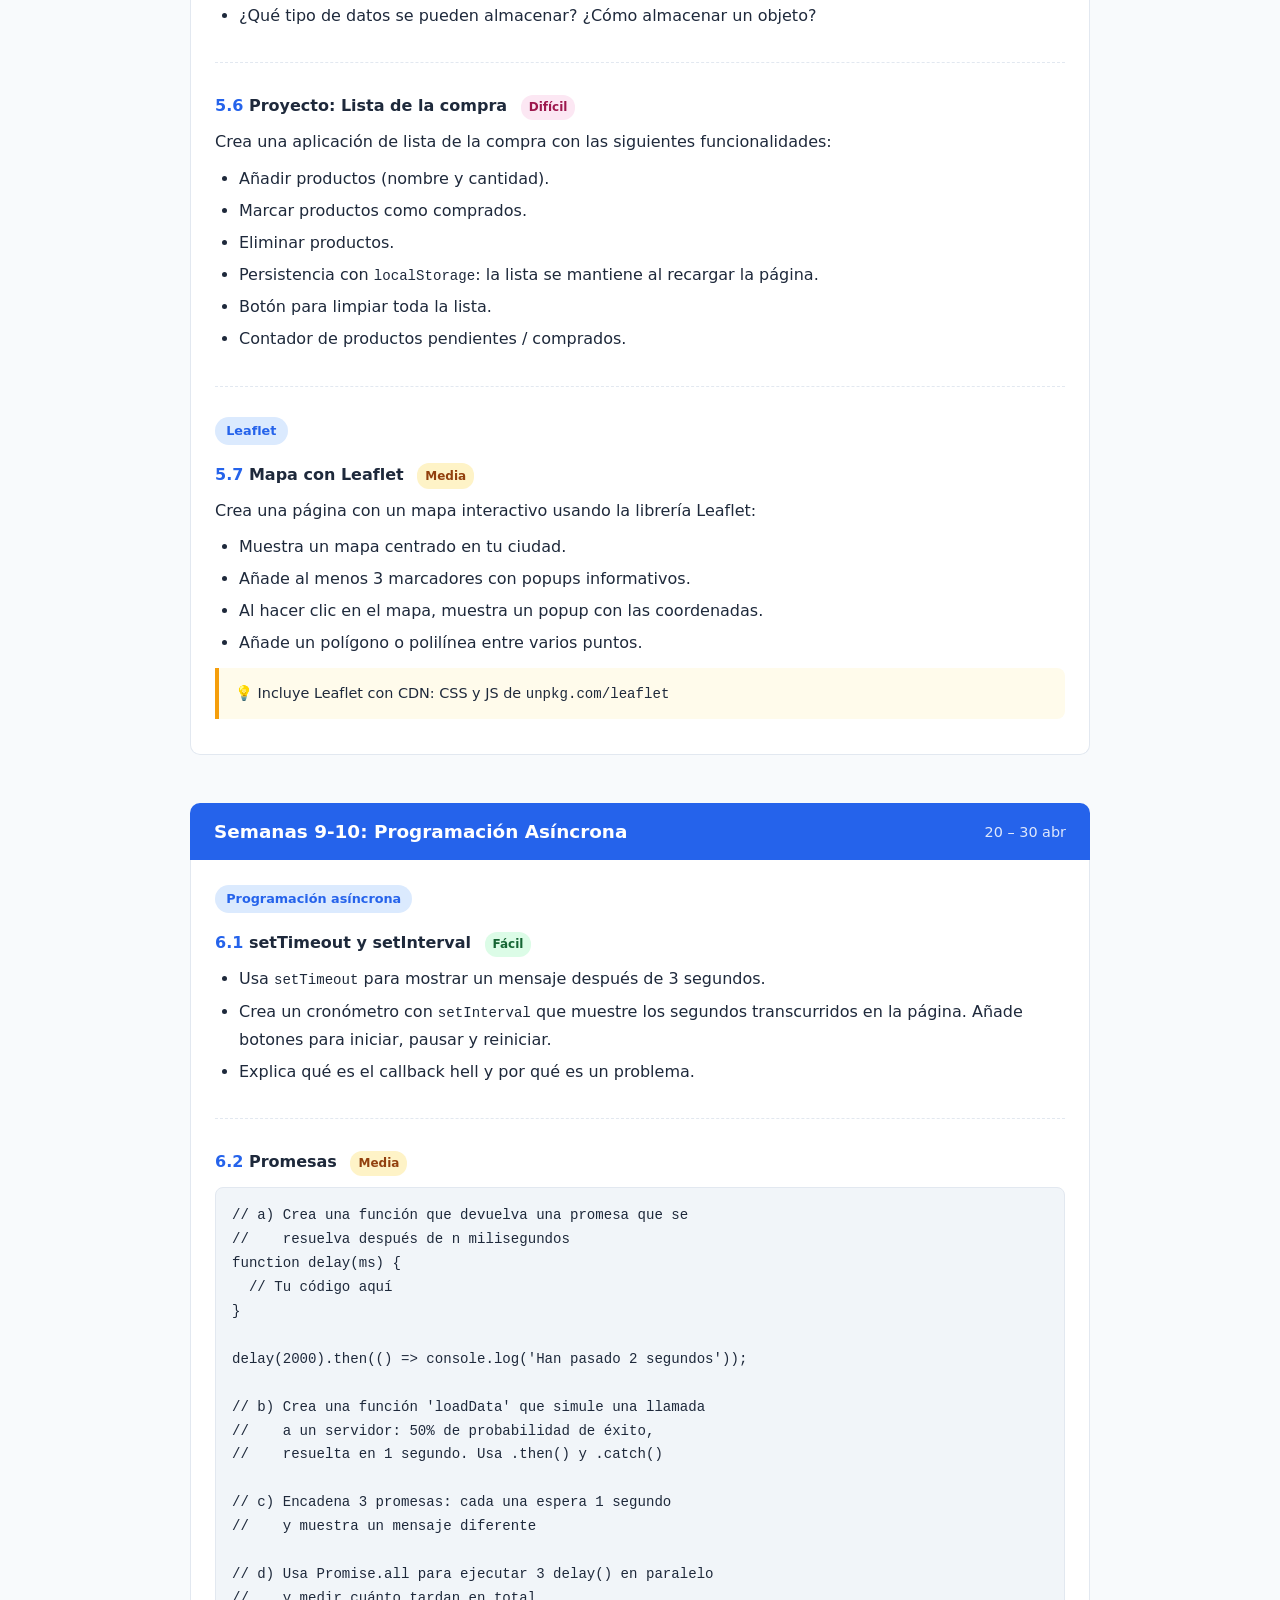
<file: ejercicios_recuperacion_DWCC.html>
<!DOCTYPE html>
<html lang="es">
<head>
<meta charset="UTF-8">
<meta name="viewport" content="width=device-width, initial-scale=1.0">
<title>Ejercicios de Recuperación - DWCC</title>
<style>
  :root { --accent: #2563eb; --bg: #f8fafc; --card: #fff; --text: #1e293b; --muted: #64748b; --border: #e2e8f0; --code-bg: #f1f5f9; --green: #16a34a; }
  * { box-sizing: border-box; margin: 0; padding: 0; }
  body { font-family: 'Segoe UI', system-ui, sans-serif; background: var(--bg); color: var(--text); line-height: 1.7; padding: 2rem 1rem; }
  .container { max-width: 900px; margin: 0 auto; }
  h1 { font-size: 2rem; color: var(--accent); margin-bottom: .5rem; }
  .subtitle { color: var(--muted); margin-bottom: 2rem; font-size: 1.05rem; }
  .toc { background: var(--card); border: 1px solid var(--border); border-radius: 12px; padding: 1.5rem 2rem; margin-bottom: 2.5rem; }
  .toc h2 { font-size: 1.2rem; margin-bottom: 1rem; }
  .toc ol { padding-left: 1.5rem; }
  .toc li { margin-bottom: .4rem; }
  .toc a { color: var(--accent); text-decoration: none; }
  .toc a:hover { text-decoration: underline; }
  .week { margin-bottom: 3rem; }
  .week-header { background: var(--accent); color: #fff; padding: .8rem 1.5rem; border-radius: 10px 10px 0 0; display: flex; justify-content: space-between; align-items: center; }
  .week-header h2 { font-size: 1.15rem; font-weight: 600; }
  .week-header .dates { font-size: .9rem; opacity: .85; }
  .week-body { background: var(--card); border: 1px solid var(--border); border-top: none; border-radius: 0 0 10px 10px; padding: 1.5rem; }
  .unit-tag { display: inline-block; background: #dbeafe; color: var(--accent); font-size: .8rem; font-weight: 600; padding: .2rem .7rem; border-radius: 20px; margin-bottom: 1rem; }
  .exercise { margin-bottom: 1.8rem; padding-bottom: 1.5rem; border-bottom: 1px dashed var(--border); }
  .exercise:last-child { border-bottom: none; margin-bottom: 0; padding-bottom: 0; }
  .exercise h3 { font-size: 1rem; margin-bottom: .5rem; color: var(--text); }
  .exercise h3 .num { color: var(--accent); font-weight: 700; }
  .exercise p, .exercise ul { margin-bottom: .6rem; }
  .exercise ul { padding-left: 1.5rem; }
  .exercise li { margin-bottom: .3rem; }
  pre { background: var(--code-bg); border: 1px solid var(--border); border-radius: 8px; padding: 1rem; overflow-x: auto; font-size: .88rem; margin: .7rem 0; }
  code { font-family: 'Fira Code', 'Consolas', monospace; font-size: .88rem; }
  p code { background: var(--code-bg); padding: .1rem .4rem; border-radius: 4px; }
  .difficulty { display: inline-block; font-size: .75rem; font-weight: 600; padding: .15rem .5rem; border-radius: 12px; margin-left: .5rem; }
  .easy { background: #dcfce7; color: #166534; }
  .medium { background: #fef3c7; color: #92400e; }
  .hard { background: #fce7f3; color: #9d174d; }
  .tip { background: #fffbeb; border-left: 4px solid #f59e0b; padding: .8rem 1rem; border-radius: 0 8px 8px 0; margin: .7rem 0; font-size: .9rem; }
  @media (max-width: 600px) { body { padding: 1rem .5rem; } .week-header { flex-direction: column; gap: .3rem; } }
</style>
</head>
<body>
<div class="container">

<h1>📚 Ejercicios de Recuperación — DWCC</h1>
<p class="subtitle">Desenvolvemento Web en Contorno Cliente · Plan de ejercicios semana a semana (febrero – junio 2026)</p>

<div class="toc">
<h2>📋 Índice de Unidades</h2>
<ol>
  <li><a href="#s1">Semanas 1-2: Git + Herramientas + Sintaxis JS</a> (23 feb – 6 mar)</li>
  <li><a href="#s3">Semana 3: Objetos JS</a> (2 – 6 mar)</li>
  <li><a href="#s4">Semana 4: Funciones</a> (9 – 13 mar)</li>
  <li><a href="#s5">Semanas 5-6: DOM</a> (16 – 27 mar)</li>
  <li><a href="#s7">Semanas 7-8: Eventos, Formularios, Web Storage, Leaflet</a> (7 – 17 abr)</li>
  <li><a href="#s9">Semanas 9-10: Programación Asíncrona</a> (20 – 30 abr)</li>
  <li><a href="#s11">Semana 11: Módulos y Herramientas de ensamblaje</a> (4 – 8 may)</li>
  <li><a href="#s12">Semanas 12-15: Vue + Componentes Vue</a> (11 may – 3 jun)</li>
</ol>
</div>

<!-- =============== SEMANAS 1-2 =============== -->
<div class="week" id="s1">
<div class="week-header">
  <h2>Semanas 1-2: Git · Herramientas · JavaScript Sintaxis</h2>
  <span class="dates">23 feb – 6 mar</span>
</div>
<div class="week-body">

<span class="unit-tag">Git</span>

<div class="exercise">
<h3><span class="num">1.1</span> Flujo básico de Git <span class="difficulty easy">Fácil</span></h3>
<p>Crea un repositorio local llamado <code>practica-git</code>. Realiza las siguientes operaciones y anota los comandos usados:</p>
<ul>
  <li>Inicializa el repositorio con <code>git init</code>.</li>
  <li>Crea un archivo <code>index.html</code> con una estructura HTML básica.</li>
  <li>Añade el archivo al staging area y haz un commit con el mensaje "Primer commit".</li>
  <li>Crea un archivo <code>.gitignore</code> que ignore archivos <code>.log</code> y la carpeta <code>node_modules/</code>.</li>
  <li>Conecta el repositorio local con un repositorio remoto en GitHub y sube los cambios.</li>
</ul>
</div>

<div class="exercise">
<h3><span class="num">1.2</span> Ramas y fusión <span class="difficulty medium">Media</span></h3>
<p>Partiendo de un repositorio con al menos un commit en la rama <code>main</code>:</p>
<ul>
  <li>Crea una rama llamada <code>feature-header</code> y cámbiate a ella.</li>
  <li>Modifica <code>index.html</code> añadiendo un <code>&lt;header&gt;</code>. Haz commit.</li>
  <li>Vuelve a <code>main</code> y modifica <code>index.html</code> añadiendo un <code>&lt;footer&gt;</code> (en zona distinta). Haz commit.</li>
  <li>Fusiona <code>feature-header</code> en <code>main</code>. ¿Se produce fast-forward o fusión automática? ¿Por qué?</li>
  <li>Elimina la rama <code>feature-header</code>.</li>
  <li>Visualiza el historial con <code>git log --oneline --graph --decorate --all</code> y explica el resultado.</li>
</ul>
</div>

<div class="exercise">
<h3><span class="num">1.3</span> Resolución de conflictos <span class="difficulty medium">Media</span></h3>
<p>Provoca un conflicto de fusión intencionadamente:</p>
<ul>
  <li>Crea una rama <code>conflict-branch</code>. Modifica la línea 5 de un archivo. Haz commit.</li>
  <li>Vuelve a <code>main</code>. Modifica la misma línea 5 del mismo archivo con contenido distinto. Haz commit.</li>
  <li>Intenta fusionar. Resuelve el conflicto manualmente en el editor.</li>
  <li>Completa la fusión con <code>git add</code> y <code>git commit</code>.</li>
</ul>
</div>

<div class="exercise">
<h3><span class="num">1.4</span> Stash y etiquetas <span class="difficulty easy">Fácil</span></h3>
<ul>
  <li>Modifica un archivo sin hacer commit. Guarda los cambios con <code>git stash</code>.</li>
  <li>Comprueba que el directorio de trabajo está limpio con <code>git status</code>.</li>
  <li>Haz otro cambio, haz commit, y después recupera el stash con <code>git stash pop</code>.</li>
  <li>Crea una etiqueta anotada <code>v1.0</code> con el mensaje "Primera versión estable".</li>
</ul>
</div>

<span class="unit-tag">JavaScript — Sintaxis</span>

<div class="exercise">
<h3><span class="num">1.5</span> Variables y tipos de datos <span class="difficulty easy">Fácil</span></h3>
<p>Sin ejecutar el código, predice el resultado de cada <code>console.log</code>. Después comprueba en la consola:</p>
<pre><code>let a = 10;
const b = '20';
var c = true;

console.log(typeof a);
console.log(typeof b);
console.log(typeof c);
console.log(typeof undefined);
console.log(typeof null);
console.log(typeof [1, 2, 3]);
console.log(typeof { name: 'Ana' });

let x = 5;
let y = x;
y = 10;
console.log(x, y);

let obj1 = { name: 'Ana' };
let obj2 = obj1;
obj2.name = 'Bea';
console.log(obj1.name, obj2.name);</code></pre>
<div class="tip">💡 Recuerda la diferencia entre tipos primitivos (se copian por valor) y objetos (se copian por referencia).</div>
</div>

<div class="exercise">
<h3><span class="num">1.6</span> Conversión de tipos <span class="difficulty medium">Media</span></h3>
<p>Predice el resultado de cada expresión y explica por qué:</p>
<pre><code>console.log('5' + 3);
console.log('5' - 3);
console.log('5' * '2');
console.log(true + true);
console.log('number' + 15 + 3);
console.log(15 + 3 + 'number');
console.log(Boolean(0));
console.log(Boolean(''));
console.log(Boolean('0'));
console.log(Boolean(' '));
console.log(Number(null));
console.log(Number(undefined));
console.log(Number(''));
console.log(Number('abc'));</code></pre>
</div>

<div class="exercise">
<h3><span class="num">1.7</span> Operadores y comparaciones <span class="difficulty medium">Media</span></h3>
<p>Indica el resultado (<code>true</code> o <code>false</code>) y explica la diferencia entre <code>==</code> y <code>===</code>:</p>
<pre><code>console.log(5 == '5');
console.log(5 === '5');
console.log(null == undefined);
console.log(null === undefined);
console.log(NaN == NaN);
console.log(0 == false);
console.log('' == false);
console.log('' === false);</code></pre>
</div>

<div class="exercise">
<h3><span class="num">1.8</span> Estructuras de control <span class="difficulty easy">Fácil</span></h3>
<p>Escribe las siguientes funciones:</p>
<ul>
  <li><code>esPar(n)</code>: devuelve <code>true</code> si <code>n</code> es par.</li>
  <li><code>fizzBuzz(n)</code>: imprime los números del 1 a n. Si es múltiplo de 3, imprime "Fizz"; de 5, "Buzz"; de ambos, "FizzBuzz".</li>
  <li><code>factorial(n)</code>: devuelve el factorial de n usando un bucle <code>for</code>.</li>
  <li><code>sumDigits(n)</code>: devuelve la suma de los dígitos de un número entero positivo.</li>
</ul>
</div>

<div class="exercise">
<h3><span class="num">1.9</span> Operadores avanzados <span class="difficulty hard">Difícil</span></h3>
<p>Explica y demuestra con ejemplos el comportamiento de:</p>
<ul>
  <li>Operador de coalescencia nula (<code>??</code>) vs operador OR (<code>||</code>).</li>
  <li>Encadenamiento opcional (<code>?.</code>).</li>
  <li>Asignación lógica AND (<code>&&=</code>), OR (<code>||=</code>) y coalescencia nula (<code>??=</code>).</li>
</ul>
<pre><code>// Ejemplo: ¿cuál es la diferencia?
let count = 0;
console.log(count || 42);  // ?
console.log(count ?? 42);  // ?

const user = { address: { city: 'Santiago' } };
console.log(user.address?.city);    // ?
console.log(user.phone?.number);    // ?</code></pre>
</div>

</div>
</div>

<!-- =============== SEMANA 3: OBJETOS =============== -->
<div class="week" id="s3">
<div class="week-header">
  <h2>Semana 3: Objetos JavaScript</h2>
  <span class="dates">2 – 6 mar</span>
</div>
<div class="week-body">

<span class="unit-tag">Objetos</span>

<div class="exercise">
<h3><span class="num">2.1</span> Strings: métodos esenciales <span class="difficulty easy">Fácil</span></h3>
<p>Dado el siguiente string, realiza las operaciones indicadas:</p>
<pre><code>const cadea = 'desenvolvemento web en contorno cliente';

// a) Convierte la primera letra a mayúscula
// b) Cuenta cuántas veces aparece la letra 'e'
// c) Divide la cadena en un array de palabras
// d) Obtén las palabras que tengan más de 5 caracteres
// e) Reemplaza 'cliente' por 'servidor'
// f) Comprueba si la cadena empieza por 'des'</code></pre>
</div>

<div class="exercise">
<h3><span class="num">2.2</span> Función reverseString <span class="difficulty easy">Fácil</span></h3>
<p>Crea una función <code>reverseString(str)</code> que devuelva la cadena invertida. Impleméntala de dos formas:</p>
<ul>
  <li>Usando <code>split</code>, <code>reverse</code> y <code>join</code>.</li>
  <li>Usando un bucle <code>for</code>.</li>
</ul>
</div>

<div class="exercise">
<h3><span class="num">2.3</span> Template literals <span class="difficulty easy">Fácil</span></h3>
<p>Usa template literals (backticks) para crear una función <code>createCard(name, age, city)</code> que devuelva un string HTML como:</p>
<pre><code>&lt;div class="card"&gt;
  &lt;h2&gt;Ana&lt;/h2&gt;
  &lt;p&gt;Edad: 25 años&lt;/p&gt;
  &lt;p&gt;Ciudad: Santiago&lt;/p&gt;
&lt;/div&gt;</code></pre>
</div>

<div class="exercise">
<h3><span class="num">2.4</span> Números y Math <span class="difficulty easy">Fácil</span></h3>
<p>Escribe las siguientes funciones usando el objeto <code>Math</code>:</p>
<ul>
  <li><code>randomInt(min, max)</code>: devuelve un entero aleatorio entre min y max (ambos incluidos).</li>
  <li><code>roundToDecimals(num, decimals)</code>: redondea un número a n decimales.</li>
  <li><code>hypotenuse(a, b)</code>: calcula la hipotenusa de un triángulo rectángulo.</li>
</ul>
</div>

<div class="exercise">
<h3><span class="num">2.5</span> Objetos: creación y acceso <span class="difficulty medium">Media</span></h3>
<p>Crea un objeto <code>student</code> con las propiedades: <code>name</code>, <code>age</code>, <code>grades</code> (array de números), y los métodos:</p>
<ul>
  <li><code>getAverage()</code>: devuelve la media de las notas.</li>
  <li><code>getHighest()</code>: devuelve la nota más alta.</li>
  <li><code>isPassing()</code>: devuelve <code>true</code> si la media es >= 5.</li>
  <li><code>addGrade(grade)</code>: añade una nota al array.</li>
</ul>
<pre><code>const student = {
  name: 'Ada',
  age: 22,
  grades: [7, 5, 8, 6, 9],
  // Implementa los métodos aquí
};</code></pre>
</div>

<div class="exercise">
<h3><span class="num">2.6</span> Desestructuración y spread <span class="difficulty medium">Media</span></h3>
<p>Practica la desestructuración de objetos y arrays:</p>
<pre><code>// a) Extrae name y age en variables separadas
const person = { name: 'Carlos', age: 30, city: 'Vigo' };

// b) Usa renombrado para extraer 'name' como 'nombre'

// c) Usa valores por defecto para una propiedad que no existe

// d) Desestructura este array
const colors = ['rojo', 'verde', 'azul', 'amarillo'];
// Obtén el primero y el tercero, ignora el segundo

// e) Usa spread para crear una copia del objeto person
//    y añadir la propiedad email

// f) Usa spread para fusionar dos arrays</code></pre>
</div>

<div class="exercise">
<h3><span class="num">2.7</span> Arrays: métodos esenciales <span class="difficulty medium">Media</span></h3>
<p>Dado el siguiente array, realiza las operaciones:</p>
<pre><code>const products = [
  { name: 'Laptop', price: 999, category: 'electronics' },
  { name: 'Book', price: 15, category: 'education' },
  { name: 'Phone', price: 699, category: 'electronics' },
  { name: 'Pen', price: 2, category: 'office' },
  { name: 'Tablet', price: 450, category: 'electronics' },
  { name: 'Notebook', price: 5, category: 'office' },
];

// a) Encuentra el producto más caro (sin filter/map/reduce)
// b) Comprueba si todos los productos cuestan más de 1€
// c) Comprueba si algún producto pertenece a 'education'
// d) Encuentra el primer producto de menos de 10€
// e) Obtén un array solo con los nombres de los productos
// f) Obtén la suma total de todos los precios
// g) Agrupa los productos por categoría en un objeto</code></pre>
</div>

<div class="exercise">
<h3><span class="num">2.8</span> Date y JSON <span class="difficulty easy">Fácil</span></h3>
<ul>
  <li>Crea un objeto Date con la fecha actual. Muestra día, mes, año, hora, minutos y segundos.</li>
  <li>Calcula cuántos días faltan para el 1 de junio de 2026.</li>
  <li>Convierte un objeto a JSON con <code>JSON.stringify()</code> y de vuelta con <code>JSON.parse()</code>.</li>
</ul>
</div>

</div>
</div>

<!-- =============== SEMANA 4: FUNCIONES =============== -->
<div class="week" id="s4">
<div class="week-header">
  <h2>Semana 4: Funciones</h2>
  <span class="dates">9 – 13 mar</span>
</div>
<div class="week-body">

<span class="unit-tag">Funciones</span>

<div class="exercise">
<h3><span class="num">3.1</span> Tipos de funciones <span class="difficulty easy">Fácil</span></h3>
<p>Implementa la función <code>calcularIMC(peso, altura)</code> de tres formas diferentes:</p>
<ul>
  <li>Declaración de función (function declaration).</li>
  <li>Expresión de función (function expression).</li>
  <li>Función flecha (arrow function).</li>
</ul>
<p>La función debe devolver el IMC = peso / (altura²).</p>
</div>

<div class="exercise">
<h3><span class="num">3.2</span> Parámetros: rest y spread <span class="difficulty medium">Media</span></h3>
<pre><code>// a) Crea una función 'sum' que acepte cualquier cantidad de
//    argumentos numéricos y devuelva su suma (usa ...rest)

// b) Crea una función 'max' que reciba cualquier cantidad de
//    números y devuelva el mayor

// c) Dado este array, llama a la función sum usando spread
const numbers = [4, 8, 15, 16, 23, 42];

// d) Crea una función 'createUser' con parámetros por defecto:
//    name = 'Anónimo', role = 'user'</code></pre>
</div>

<div class="exercise">
<h3><span class="num">3.3</span> Arrow functions y this <span class="difficulty hard">Difícil</span></h3>
<p>Explica la diferencia de <code>this</code> en funciones normales y arrow functions. Predice la salida:</p>
<pre><code>const counter = {
  count: 0,
  incrementNormal: function() {
    setTimeout(function() {
      this.count++;
      console.log('Normal:', this.count);
    }, 100);
  },
  incrementArrow: function() {
    setTimeout(() => {
      this.count++;
      console.log('Arrow:', this.count);
    }, 100);
  }
};

counter.incrementNormal();  // ¿Qué imprime?
counter.incrementArrow();   // ¿Qué imprime?</code></pre>
</div>

<div class="exercise">
<h3><span class="num">3.4</span> Métodos iterativos de arrays <span class="difficulty medium">Media</span></h3>
<p>Dado el array de estudiantes, resuelve usando <code>forEach</code>, <code>filter</code>, <code>map</code> y <code>reduce</code>:</p>
<pre><code>const students = [
  { name: 'Ana', grade: 8.5 },
  { name: 'Bea', grade: 4.2 },
  { name: 'Carlos', grade: 6.0 },
  { name: 'Diana', grade: 9.1 },
  { name: 'Eva', grade: 3.5 },
  { name: 'Felipe', grade: 7.8 },
];

// a) Imprime el nombre de cada estudiante (forEach)
// b) Obtén solo los aprobados (grade >= 5) (filter)
// c) Obtén un array con los nombres en mayúsculas (map)
// d) Calcula la nota media de la clase (reduce)
// e) Obtén el nombre del estudiante con la nota más alta (reduce)
// f) Encadena: de los aprobados, obtén sus nombres ordenados
//    alfabéticamente</code></pre>
</div>

<div class="exercise">
<h3><span class="num">3.5</span> sort y más métodos <span class="difficulty medium">Media</span></h3>
<pre><code>const nums = [10, 5, 8, 1, 7, 2, 6, 3, 9, 4];

// a) Ordena de menor a mayor
// b) Ordena de mayor a menor
// c) Ordena las siguientes palabras por longitud
const words = ['casa', 'elefante', 'sol', 'programación', 'web'];

// d) Ordena los productos por precio (ascendente)
const items = [
  { name: 'A', price: 30 },
  { name: 'B', price: 10 },
  { name: 'C', price: 25 },
];</code></pre>
</div>

<div class="exercise">
<h3><span class="num">3.6</span> Expresiones regulares <span class="difficulty hard">Difícil</span></h3>
<p>Crea funciones que validen los siguientes formatos usando expresiones regulares:</p>
<ul>
  <li><code>isValidEmail(email)</code>: formato básico (contiene @ y dominio con punto).</li>
  <li><code>isValidPhone(phone)</code>: 9 dígitos, puede empezar con +34.</li>
  <li><code>isValidPassword(pwd)</code>: mínimo 8 caracteres, al menos una mayúscula, una minúscula y un número.</li>
  <li><code>extractHashtags(text)</code>: extrae todos los hashtags (#palabra) de un texto.</li>
</ul>
</div>

<div class="exercise">
<h3><span class="num">3.7</span> Closures y funciones de orden superior <span class="difficulty hard">Difícil</span></h3>
<pre><code>// a) Crea una función 'counter()' que devuelva una función.
// Cada vez que se llame a la función devuelta, debe incrementar
// y devolver un contador interno.
const count = counter();
console.log(count()); // 1
console.log(count()); // 2
console.log(count()); // 3

// b) Crea una función 'multiplier(factor)' que devuelva
// una función que multiplique su argumento por factor
const double = multiplier(2);
const triple = multiplier(3);
console.log(double(5));  // 10
console.log(triple(5));  // 15</code></pre>
</div>

</div>
</div>

<!-- =============== SEMANAS 5-6: DOM =============== -->
<div class="week" id="s5">
<div class="week-header">
  <h2>Semanas 5-6: DOM</h2>
  <span class="dates">16 – 27 mar</span>
</div>
<div class="week-body">

<span class="unit-tag">DOM</span>

<div class="exercise">
<h3><span class="num">4.1</span> Acceso a nodos <span class="difficulty easy">Fácil</span></h3>
<p>Crea un archivo HTML con la siguiente estructura y practica el acceso a nodos:</p>
<pre><code>&lt;div id="app"&gt;
  &lt;h1 class="title"&gt;Mi página&lt;/h1&gt;
  &lt;ul id="lista"&gt;
    &lt;li class="item"&gt;Elemento 1&lt;/li&gt;
    &lt;li class="item active"&gt;Elemento 2&lt;/li&gt;
    &lt;li class="item"&gt;Elemento 3&lt;/li&gt;
  &lt;/ul&gt;
  &lt;p class="description"&gt;Texto de &lt;strong&gt;ejemplo&lt;/strong&gt;&lt;/p&gt;
&lt;/div&gt;

&lt;script&gt;
// a) Selecciona el h1 por id, clase y tagName
// b) Selecciona todos los li con querySelectorAll
// c) Selecciona el li con clase 'active'
// d) ¿Qué diferencia hay entre NodeList y HTMLCollection?
// e) Accede al texto del elemento strong
&lt;/script&gt;</code></pre>
</div>

<div class="exercise">
<h3><span class="num">4.2</span> Recorrido del DOM <span class="difficulty medium">Media</span></h3>
<p>Usando el HTML del ejercicio anterior, accede a los siguientes nodos usando propiedades de recorrido:</p>
<ul>
  <li>Desde el <code>ul</code>, accede al primer hijo y al último hijo (element).</li>
  <li>Desde el segundo <code>li</code>, accede al anterior y al siguiente hermano.</li>
  <li>Desde el <code>strong</code>, accede al padre y al abuelo.</li>
  <li>Obtén el número de hijos del <code>ul</code> con <code>children.length</code> y <code>childNodes.length</code>. ¿Por qué son diferentes?</li>
</ul>
</div>

<div class="exercise">
<h3><span class="num">4.3</span> Crear y eliminar elementos <span class="difficulty medium">Media</span></h3>
<p>Escribe JavaScript que:</p>
<ul>
  <li>Cree un nuevo <code>&lt;li&gt;</code> con el texto "Elemento 4" y lo añada al final de la lista.</li>
  <li>Cree un <code>&lt;li&gt;</code> con el texto "Elemento 0" y lo inserte al principio de la lista.</li>
  <li>Elimine el <code>&lt;li&gt;</code> con clase <code>active</code>.</li>
  <li>Clone la lista <code>ul</code> completa y la añada después del párrafo.</li>
</ul>
<div class="tip">💡 Usa <code>createElement</code>, <code>textContent</code>, <code>appendChild</code>, <code>prepend</code>, <code>remove</code>, <code>cloneNode</code>.</div>
</div>

<div class="exercise">
<h3><span class="num">4.4</span> innerHTML vs createElement <span class="difficulty medium">Media</span></h3>
<p>Crea una tabla HTML con datos de productos usando dos métodos:</p>
<ul>
  <li>Con <code>innerHTML</code>: genera el HTML como string.</li>
  <li>Con <code>createElement</code>: crea cada elemento programáticamente.</li>
</ul>
<pre><code>const products = [
  { name: 'Laptop', price: 999, stock: 5 },
  { name: 'Mouse', price: 25, stock: 50 },
  { name: 'Monitor', price: 350, stock: 12 },
];
// Genera una tabla con columnas: Nombre, Precio, Stock</code></pre>
<p>¿Cuál método es más seguro frente a ataques XSS? ¿Por qué?</p>
</div>

<div class="exercise">
<h3><span class="num">4.5</span> Estilos y clases <span class="difficulty medium">Media</span></h3>
<pre><code>// a) Cambia el color de fondo del h1 a azul usando style
// b) Añade la clase 'highlighted' al primer li
// c) Alterna (toggle) la clase 'active' en todos los li
// d) Comprueba si el segundo li tiene la clase 'active'
// e) Modifica los estilos del párrafo: 
//    color rojo, tamaño de fuente 20px, negrita
// f) Lee el estilo computado del h1 (getComputedStyle)</code></pre>
</div>

<div class="exercise">
<h3><span class="num">4.6</span> Proyecto: Lista de tareas (solo DOM) <span class="difficulty hard">Difícil</span></h3>
<p>Crea una aplicación de lista de tareas usando solo manipulación del DOM:</p>
<ul>
  <li>Un input para escribir la tarea y un botón para añadir.</li>
  <li>Cada tarea se muestra en un <code>&lt;li&gt;</code> con un botón para eliminarla y un checkbox para marcarla como completada.</li>
  <li>Las tareas completadas deben tener un estilo tachado.</li>
  <li>Un contador que muestre "X tareas pendientes".</li>
</ul>
</div>

</div>
</div>

<!-- =============== SEMANAS 7-8: EVENTOS =============== -->
<div class="week" id="s7">
<div class="week-header">
  <h2>Semanas 7-8: Eventos · Formularios · Web Storage · Leaflet</h2>
  <span class="dates">7 – 17 abr</span>
</div>
<div class="week-body">

<span class="unit-tag">Eventos</span>

<div class="exercise">
<h3><span class="num">5.1</span> addEventListener y objeto evento <span class="difficulty easy">Fácil</span></h3>
<p>Crea una página con un botón y un div de salida. Implementa:</p>
<ul>
  <li>Al hacer clic en el botón, muestra las coordenadas del ratón (clientX, clientY).</li>
  <li>Al pulsar una tecla, muestra en el div qué tecla se pulsó (<code>event.key</code>).</li>
  <li>Al mover el ratón sobre el div, cambia su color de fondo.</li>
  <li>Explica la diferencia entre <code>onclick</code> (propiedad) y <code>addEventListener</code>.</li>
</ul>
</div>

<div class="exercise">
<h3><span class="num">5.2</span> Propagación y delegación <span class="difficulty hard">Difícil</span></h3>
<pre><code>&lt;div id="outer"&gt;
  &lt;div id="inner"&gt;
    &lt;button id="btn"&gt;Click me&lt;/button&gt;
  &lt;/div&gt;
&lt;/div&gt;

// a) Añade listeners de click a los tres elementos.
//    ¿En qué orden se ejecutan? (bubbling)

// b) Usa event.stopPropagation() en el inner div.
//    ¿Qué cambia?

// c) Implementa delegación de eventos: en lugar de poner
//    un listener en cada li de una lista, pon uno solo
//    en el ul y detecta en cuál li se hizo clic.</code></pre>
</div>

<div class="exercise">
<h3><span class="num">5.3</span> preventDefault <span class="difficulty easy">Fácil</span></h3>
<ul>
  <li>Crea un enlace <code>&lt;a href="https://google.com"&gt;</code> y evita la navegación con <code>preventDefault()</code>. Muestra un alert en su lugar.</li>
  <li>Crea un formulario y evita el envío por defecto. En su lugar, muestra los datos en consola.</li>
</ul>
</div>

<span class="unit-tag">Formularios</span>

<div class="exercise">
<h3><span class="num">5.4</span> Validación de formularios <span class="difficulty medium">Media</span></h3>
<p>Crea un formulario de registro con los campos: nombre, email, contraseña y confirmar contraseña. Implementa:</p>
<ul>
  <li>Validación en tiempo real (evento <code>input</code>): muestra mensajes de error al lado de cada campo.</li>
  <li>El nombre debe tener al menos 3 caracteres.</li>
  <li>El email debe tener formato válido.</li>
  <li>La contraseña debe tener mínimo 8 caracteres con mayúsculas, minúsculas y números.</li>
  <li>Las contraseñas deben coincidir.</li>
  <li>El botón de envío debe estar deshabilitado hasta que todo sea válido.</li>
</ul>
</div>

<span class="unit-tag">Web Storage</span>

<div class="exercise">
<h3><span class="num">5.5</span> localStorage y sessionStorage <span class="difficulty medium">Media</span></h3>
<ul>
  <li>Guarda en <code>localStorage</code> un objeto con preferencias del usuario (tema, idioma, tamaño de fuente). Recupéralas al cargar la página.</li>
  <li>¿Qué diferencia hay entre <code>localStorage</code> y <code>sessionStorage</code>?</li>
  <li>¿Qué métodos principales tienen? (<code>setItem</code>, <code>getItem</code>, <code>removeItem</code>, <code>clear</code>)</li>
  <li>¿Qué tipo de datos se pueden almacenar? ¿Cómo almacenar un objeto?</li>
</ul>
</div>

<div class="exercise">
<h3><span class="num">5.6</span> Proyecto: Lista de la compra <span class="difficulty hard">Difícil</span></h3>
<p>Crea una aplicación de lista de la compra con las siguientes funcionalidades:</p>
<ul>
  <li>Añadir productos (nombre y cantidad).</li>
  <li>Marcar productos como comprados.</li>
  <li>Eliminar productos.</li>
  <li>Persistencia con <code>localStorage</code>: la lista se mantiene al recargar la página.</li>
  <li>Botón para limpiar toda la lista.</li>
  <li>Contador de productos pendientes / comprados.</li>
</ul>
</div>

<span class="unit-tag">Leaflet</span>

<div class="exercise">
<h3><span class="num">5.7</span> Mapa con Leaflet <span class="difficulty medium">Media</span></h3>
<p>Crea una página con un mapa interactivo usando la librería Leaflet:</p>
<ul>
  <li>Muestra un mapa centrado en tu ciudad.</li>
  <li>Añade al menos 3 marcadores con popups informativos.</li>
  <li>Al hacer clic en el mapa, muestra un popup con las coordenadas.</li>
  <li>Añade un polígono o polilínea entre varios puntos.</li>
</ul>
<div class="tip">💡 Incluye Leaflet con CDN: CSS y JS de <code>unpkg.com/leaflet</code></div>
</div>

</div>
</div>

<!-- =============== SEMANAS 9-10: ASYNC =============== -->
<div class="week" id="s9">
<div class="week-header">
  <h2>Semanas 9-10: Programación Asíncrona</h2>
  <span class="dates">20 – 30 abr</span>
</div>
<div class="week-body">

<span class="unit-tag">Programación asíncrona</span>

<div class="exercise">
<h3><span class="num">6.1</span> setTimeout y setInterval <span class="difficulty easy">Fácil</span></h3>
<ul>
  <li>Usa <code>setTimeout</code> para mostrar un mensaje después de 3 segundos.</li>
  <li>Crea un cronómetro con <code>setInterval</code> que muestre los segundos transcurridos en la página. Añade botones para iniciar, pausar y reiniciar.</li>
  <li>Explica qué es el callback hell y por qué es un problema.</li>
</ul>
</div>

<div class="exercise">
<h3><span class="num">6.2</span> Promesas <span class="difficulty medium">Media</span></h3>
<pre><code>// a) Crea una función que devuelva una promesa que se
//    resuelva después de n milisegundos
function delay(ms) {
  // Tu código aquí
}

delay(2000).then(() => console.log('Han pasado 2 segundos'));

// b) Crea una función 'loadData' que simule una llamada
//    a un servidor: 50% de probabilidad de éxito,
//    resuelta en 1 segundo. Usa .then() y .catch()

// c) Encadena 3 promesas: cada una espera 1 segundo
//    y muestra un mensaje diferente

// d) Usa Promise.all para ejecutar 3 delay() en paralelo
//    y medir cuánto tardan en total</code></pre>
</div>

<div class="exercise">
<h3><span class="num">6.3</span> fetch API <span class="difficulty medium">Media</span></h3>
<p>Usa la API de JSONPlaceholder (<code>https://jsonplaceholder.typicode.com</code>):</p>
<ul>
  <li>Haz un GET a <code>/users</code> y muestra la lista de usuarios en una tabla HTML.</li>
  <li>Haz un GET a <code>/posts?userId=1</code> y muestra los posts del usuario 1.</li>
  <li>Haz un POST a <code>/posts</code> enviando un nuevo post con title y body.</li>
  <li>Implementa manejo de errores: ¿qué pasa si la URL no existe? ¿Y si no hay conexión?</li>
</ul>
<div class="tip">💡 Recuerda: <code>fetch</code> solo rechaza la promesa si hay un error de red. Un 404 NO lanza error automáticamente.</div>
</div>

<div class="exercise">
<h3><span class="num">6.4</span> async/await <span class="difficulty medium">Media</span></h3>
<p>Reescribe los ejercicios 6.2 y 6.3 usando <code>async/await</code> con <code>try/catch</code> para el manejo de errores.</p>
<pre><code>// Ejemplo de estructura:
async function getUsers() {
  try {
    const response = await fetch('...');
    if (!response.ok) throw new Error(`HTTP error: ${response.status}`);
    const data = await response.json();
    // usar los datos
  } catch (error) {
    console.error('Error:', error.message);
  }
}</code></pre>
</div>

<div class="exercise">
<h3><span class="num">6.5</span> Proyecto: Buscador de usuarios <span class="difficulty hard">Difícil</span></h3>
<p>Crea una aplicación que:</p>
<ul>
  <li>Tenga un input de búsqueda y un área de resultados.</li>
  <li>Al escribir, busque usuarios en la API <code>https://jsonplaceholder.typicode.com/users</code>.</li>
  <li>Filtre los resultados por nombre o email.</li>
  <li>Al clicar en un usuario, muestre sus posts en una sección aparte.</li>
  <li>Muestre un indicador de carga (spinner) mientras se obtienen los datos.</li>
  <li>Maneje errores mostrando un mensaje al usuario.</li>
</ul>
</div>

</div>
</div>

<!-- =============== SEMANA 11: MÓDULOS =============== -->
<div class="week" id="s11">
<div class="week-header">
  <h2>Semana 11: Módulos y Herramientas de ensamblaje</h2>
  <span class="dates">4 – 8 may</span>
</div>
<div class="week-body">

<span class="unit-tag">Módulos</span>

<div class="exercise">
<h3><span class="num">7.1</span> ES Modules: export e import <span class="difficulty easy">Fácil</span></h3>
<p>Refactoriza el siguiente código monolítico en módulos separados:</p>
<pre><code>// Crea estos archivos:
// utils.js    → funciones: capitalize, formatDate, randomId
// api.js      → funciones: getUsers, getPostsByUser
// dom.js      → funciones: renderTable, showError, showLoading
// app.js      → importa todo y conecta la lógica

// En el HTML usa: &lt;script type="module" src="app.js"&gt;</code></pre>
<p>Practica: export con nombre, export default, importación con alias.</p>
</div>

<div class="exercise">
<h3><span class="num">7.2</span> Diferencias entre módulos <span class="difficulty easy">Fácil</span></h3>
<p>Responde a las siguientes preguntas:</p>
<ul>
  <li>¿Qué diferencia hay entre CommonJS y ES Modules?</li>
  <li>¿Qué pasa si intentas usar <code>import</code> sin <code>type="module"</code> en el <code>&lt;script&gt;</code>?</li>
  <li>¿Qué es CORS y por qué afecta a los módulos ES?</li>
  <li>¿Qué son las import maps y para qué sirven?</li>
  <li>¿Qué significa <code>await</code> de nivel superior en módulos?</li>
</ul>
</div>

<span class="unit-tag">Herramientas de ensamblaje</span>

<div class="exercise">
<h3><span class="num">7.3</span> NPM y Vite <span class="difficulty medium">Media</span></h3>
<ul>
  <li>Inicializa un proyecto con <code>npm init</code>. Explica para qué sirve <code>package.json</code>.</li>
  <li>Instala una dependencia (p.ej. <code>dayjs</code>) y úsala en tu código.</li>
  <li>¿Qué diferencia hay entre <code>dependencies</code> y <code>devDependencies</code>?</li>
  <li>Crea un proyecto con Vite: <code>npm create vite@latest mi-proyecto</code>. Explora la estructura de archivos.</li>
  <li>¿Para qué sirve un bundler? ¿Qué ventajas tiene Vite sobre Webpack?</li>
</ul>
</div>

</div>
</div>

<!-- =============== SEMANAS 12-15: VUE =============== -->
<div class="week" id="s12">
<div class="week-header">
  <h2>Semanas 12-15: Vue + Componentes Vue</h2>
  <span class="dates">11 may – 3 jun</span>
</div>
<div class="week-body">

<span class="unit-tag">Vue — Fundamentos</span>

<div class="exercise">
<h3><span class="num">8.1</span> Primera aplicación Vue <span class="difficulty easy">Fácil</span></h3>
<p>Crea una aplicación Vue con Vite que muestre:</p>
<ul>
  <li>Un título reactivo que cambie al pulsar un botón.</li>
  <li>Un contador con botones para incrementar y decrementar.</li>
  <li>Un input que muestre en tiempo real lo que se escribe (two-way binding con <code>v-model</code>).</li>
</ul>
<pre><code>&lt;script setup&gt;
import { ref } from 'vue';

const count = ref(0);
const message = ref('Hola Vue!');
// Implementa la lógica
&lt;/script&gt;

&lt;template&gt;
  &lt;!-- Implementa la interfaz --&gt;
&lt;/template&gt;</code></pre>
</div>

<div class="exercise">
<h3><span class="num">8.2</span> Directivas Vue <span class="difficulty medium">Media</span></h3>
<p>Practica las directivas principales de Vue:</p>
<pre><code>// Crea una aplicación que tenga:

// a) v-if / v-else-if / v-else: un semáforo que muestre
//    "Pare", "Precaución" o "Avance" según el estado

// b) v-for: renderiza una lista de tareas desde un array
//    reactivo. Cada tarea tiene id, text e isDone

// c) v-bind (:): enlaza dinámicamente clases CSS
//    según el estado de cada tarea (completada o no)

// d) v-on (@): añade eventos para:
//    - Añadir nuevas tareas
//    - Marcar tareas como completadas
//    - Eliminar tareas

// e) v-model: un formulario con inputs para nombre,
//    email, y un select para el rol del usuario

// f) v-show vs v-if: ¿cuál es la diferencia?
//    Demuéstralo con un ejemplo</code></pre>
</div>

<div class="exercise">
<h3><span class="num">8.3</span> Reactividad y propiedades calculadas <span class="difficulty medium">Media</span></h3>
<pre><code>&lt;script setup&gt;
import { ref, computed } from 'vue';

const items = ref([
  { name: 'Manzana', price: 1.5, qty: 3 },
  { name: 'Pan', price: 0.9, qty: 2 },
  { name: 'Leche', price: 1.2, qty: 1 },
]);

// a) Crea un computed 'total' que calcule el precio total
//    (price * qty para cada item, sumados)

// b) Crea un computed 'itemCount' con el número total de items

// c) Crea un método para añadir un nuevo item

// d) Crea un método para eliminar un item por índice

// e) Usa un watcher para mostrar un alert cuando el total
//    supere los 10€
&lt;/script&gt;</code></pre>
</div>

<div class="exercise">
<h3><span class="num">8.4</span> Formularios en Vue <span class="difficulty medium">Media</span></h3>
<p>Crea un formulario de contacto completo en Vue con:</p>
<ul>
  <li>Campos: nombre, email, asunto (select), mensaje (textarea), aceptar términos (checkbox).</li>
  <li>Validación reactiva con mensajes de error.</li>
  <li>Uso de <code>v-model</code> con modificadores (<code>.trim</code>, <code>.number</code>, <code>.lazy</code>).</li>
  <li>Al enviar, muestra los datos en un resumen debajo del formulario.</li>
</ul>
</div>

<span class="unit-tag">Componentes Vue</span>

<div class="exercise">
<h3><span class="num">8.5</span> Creación de componentes <span class="difficulty medium">Media</span></h3>
<p>Descompón una aplicación en componentes reutilizables:</p>
<ul>
  <li><code>AppHeader.vue</code>: barra de navegación con título y links.</li>
  <li><code>TaskList.vue</code>: recibe un array de tareas como prop y las renderiza.</li>
  <li><code>TaskItem.vue</code>: muestra una tarea individual. Recibe la tarea como prop.</li>
  <li><code>TaskForm.vue</code>: formulario para añadir tareas. Emite un evento al padre con la nueva tarea.</li>
</ul>
</div>

<div class="exercise">
<h3><span class="num">8.6</span> Props y eventos <span class="difficulty medium">Media</span></h3>
<pre><code>// TaskItem.vue
// a) Define props: task (Object, required), index (Number)
// b) Emite evento 'toggle' cuando se hace clic en la tarea
// c) Emite evento 'delete' con el índice cuando se
//    pulsa el botón eliminar

// TaskList.vue  
// d) Recibe el array de tareas como prop
// e) Escucha los eventos de TaskItem y los propaga al padre

// App.vue
// f) Maneja el estado global de las tareas
// g) Escucha los eventos y modifica el array de tareas</code></pre>
</div>

<div class="exercise">
<h3><span class="num">8.7</span> Proyecto final: App de tareas con Vue <span class="difficulty hard">Difícil</span></h3>
<p>Crea una aplicación completa de gestión de tareas con Vue usando componentes:</p>
<ul>
  <li>Componentes: Header, TaskForm, TaskList, TaskItem, TaskFilter, TaskStats.</li>
  <li>Funcionalidades: CRUD completo de tareas.</li>
  <li>Filtros: todas, pendientes, completadas.</li>
  <li>Estadísticas: total, completadas, pendientes, porcentaje.</li>
  <li>Persistencia en localStorage.</li>
  <li>Estilos con clases dinámicas según el estado.</li>
  <li>Transiciones CSS en la lista al añadir/eliminar tareas.</li>
</ul>
</div>

<div class="exercise">
<h3><span class="num">8.8</span> Fetch en Vue <span class="difficulty hard">Difícil</span></h3>
<p>Crea una aplicación Vue que consuma una API REST:</p>
<ul>
  <li>Usa <code>fetch</code> o <code>axios</code> dentro de <code>onMounted</code> para cargar datos.</li>
  <li>Muestra un spinner mientras se cargan los datos.</li>
  <li>Maneja errores mostrando un componente de error.</li>
  <li>Implementa paginación o scroll infinito.</li>
  <li>API sugerida: JSONPlaceholder, PokeAPI o cualquier API pública.</li>
</ul>
</div>

</div>
</div>

<div style="text-align:center; padding: 2rem 0; color: var(--muted); font-size: .9rem;">
  <p>🎯 <strong>Consejo:</strong> Trabaja cada semana siguiendo el calendario. Sube tus ejercicios a GitHub en el repositorio <code>2026-dwcc-recuperacion-oTeuLogin</code>.</p>
  <p>Organiza cada unidad en su propia carpeta dentro del repositorio.</p>
</div>

</div>
</body>
</html>
</file>
<file: Semana5-6-DOM/Proyecto/style.css>
/* Configuración básica */
body {
  font-family: 'Segoe UI', Tahoma, Geneva, Verdana, sans-serif;
  background-color: #f4f4f9;
  display: flex;
  justify-content: center;
  padding-top: 50px;
}

.container {
  background: white;
  padding: 2rem;
  border-radius: 8px;
  box-shadow: 0 4px 6px rgba(0, 0, 0, 0.1);
  width: 100%;
  max-width: 400px;
}

h1 {
  text-align: center;
  color: #333;
}

/* Grupo de entrada */
.input-group {
  display: flex;
  gap: 10px;
  margin-bottom: 20px;
}

input[type='text'] {
  flex-grow: 1;
  padding: 10px;
  border: 1px solid #ddd;
  border-radius: 4px;
}

button#addBtn {
  padding: 10px 15px;
  background-color: #28a745;
  color: white;
  border: none;
  border-radius: 4px;
  cursor: pointer;
}

button#addBtn:hover {
  background-color: #218838;
}

/* Lista de tareas */
ul {
  list-style: none;
  padding: 0;
}

li {
  display: flex;
  align-items: center;
  padding: 10px;
  border-bottom: 1px solid #eee;
  gap: 10px;
}

.task-text {
  flex-grow: 1;
  color: #333;
}

/* Estilo para tareas completadas */
.completed {
  text-decoration: line-through;
  color: #888;
}

/* Botón eliminar */
.delete-btn {
  background-color: #dc3545;
  color: white;
  border: none;
  padding: 5px 10px;
  border-radius: 4px;
  cursor: pointer;
  font-size: 0.8rem;
}

.delete-btn:hover {
  background-color: #c82333;
}

/* Footer y Contador */
.footer {
  margin-top: 20px;
  font-size: 0.9rem;
  color: #666;
  border-top: 1px solid #eee;
  padding-top: 10px;
}
</file>
<file: Semanas7-8-Eventos-Formularios/Ej1/style.css>
body {
  font-family: Arial, sans-serif;
  display: flex;
  justify-content: center;
  align-items: center;
  height: 100vh;
  margin: 0;
  background-color: #f0f2f5;
}

.container {
  text-align: center;
  background: white;
  padding: 30px;
  border-radius: 12px;
  box-shadow: 0 4px 15px rgba(0, 0, 0, 0.1);
  width: 350px;
}

button {
  padding: 10px 20px;
  font-size: 1rem;
  cursor: pointer;
  background-color: #007bff;
  color: white;
  border: none;
  border-radius: 5px;
  margin-bottom: 20px;
  transition: background 0.3s;
}

button:hover {
  background-color: #0056b3;
}

#output {
  min-height: 150px;
  border: 2px dashed #ccc;
  border-radius: 8px;
  display: flex;
  align-items: center;
  justify-content: center;
  padding: 15px;
  color: #555;
  word-break: break-all;
  transition: background-color 0.4s ease;
}

.hint {
  margin-top: 15px;
  font-size: 0.85rem;
  color: #888;
}
</file>
<file: Semanas7-8-Eventos-Formularios/Ej2/style.css>
body {
  font-family: 'Segoe UI', sans-serif;
  background-color: #e9ecef;
  display: flex;
  justify-content: center;
  align-items: center;
  height: 100vh;
  margin: 0;
}

.form-container {
  background: white;
  padding: 30px;
  border-radius: 10px;
  box-shadow: 0 10px 25px rgba(0, 0, 0, 0.1);
  width: 320px;
}

h2 {
  margin-top: 0;
  color: #333;
  font-size: 1.5rem;
  text-align: center;
}

.field {
  margin-bottom: 15px;
}

label {
  display: block;
  margin-bottom: 5px;
  font-weight: 600;
  color: #555;
}

input,
select {
  width: 100%;
  padding: 8px;
  border: 1px solid #ccc;
  border-radius: 4px;
  box-sizing: border-box; /* Importante para el ancho */
}

button {
  width: 100%;
  padding: 10px;
  background-color: #6610f2;
  color: white;
  border: none;
  border-radius: 4px;
  cursor: pointer;
  font-size: 1rem;
  font-weight: bold;
  margin-top: 10px;
}

button:hover {
  background-color: #520dc2;
}
</file>
<file: Semanas7-8-Eventos-Formularios/Ej3/style.css>
body {
  font-family: 'Segoe UI', sans-serif;
  background-color: #f8f9fa;
  display: flex;
  justify-content: center;
  align-items: center;
  height: 100vh;
  margin: 0;
}

.registration-card {
  background: white;
  padding: 2.5rem;
  border-radius: 12px;
  box-shadow: 0 10px 30px rgba(0, 0, 0, 0.08);
  width: 100%;
  max-width: 400px;
}

h2 {
  text-align: center;
  margin-bottom: 1.5rem;
  color: #2d3436;
}

.form-control {
  margin-bottom: 1.2rem;
}

label {
  display: block;
  margin-bottom: 5px;
  font-weight: 500;
  font-size: 0.9rem;
}

input {
  width: 100%;
  padding: 10px;
  border: 1px solid #dfe6e9;
  border-radius: 6px;
  box-sizing: border-box;
  transition: border-color 0.3s;
}

/* Estilos para feedback visual */
input:focus {
  outline: none;
  border-color: #74b9ff;
}

input.invalid {
  border-color: #ff7675;
  background-color: #fff5f5;
}

.error-msg {
  color: #d63031;
  font-size: 0.75rem;
  height: 1rem; /* Mantiene el espacio aunque esté vacío */
  display: block;
  margin-top: 4px;
}

button {
  width: 100%;
  padding: 12px;
  background-color: #0984e3;
  color: white;
  border: none;
  border-radius: 6px;
  font-weight: bold;
  cursor: pointer;
  transition: opacity 0.3s;
}

button:disabled {
  background-color: #b2bec3;
  cursor: not-allowed;
  opacity: 0.6;
}
</file>
<file: Semanas7-8-Eventos-Formularios/ej5.6/style.css>
:root {
  --primary: #2ecc71;
  --danger: #e74c3c;
  --dark: #2c3e50;
  --light: #ecf0f1;
}

body {
  font-family: 'Segoe UI', Tahoma, Geneva, Verdana, sans-serif;
  background-color: #f1f4f8;
  display: flex;
  justify-content: center;
  padding-top: 50px;
  margin: 0;
}

.shop-container {
  background: white;
  width: 90%;
  max-width: 450px;
  padding: 2rem;
  border-radius: 15px;
  box-shadow: 0 10px 25px rgba(0, 0, 0, 0.1);
}

h1 {
  text-align: center;
  color: var(--dark);
  margin-top: 0;
}

.input-section {
  display: flex;
  gap: 10px;
  margin-bottom: 20px;
}

#productInput {
  flex: 3;
}
#amountInput {
  flex: 1;
}

input {
  padding: 10px;
  border: 2px solid var(--light);
  border-radius: 8px;
  outline: none;
}

#addBtn {
  background-color: var(--primary);
  color: white;
  border: none;
  padding: 10px 15px;
  border-radius: 8px;
  cursor: pointer;
  font-weight: bold;
}

.stats {
  display: flex;
  justify-content: space-between;
  font-size: 0.9rem;
  color: #7f8c8d;
  margin-bottom: 15px;
  padding: 10px;
  background: #f9f9f9;
  border-radius: 8px;
}

ul {
  list-style: none;
  padding: 0;
}

li {
  display: flex;
  align-items: center;
  justify-content: space-between;
  padding: 10px;
  border-bottom: 1px solid var(--light);
  transition: 0.3s;
}

li.completed {
  background-color: #f8f9fa;
  text-decoration: line-through;
  color: #bdc3c7;
}

.item-info {
  display: flex;
  align-items: center;
  gap: 10px;
}

.danger-btn {
  width: 100%;
  margin-top: 20px;
  background-color: var(--danger);
  color: white;
  border: none;
  padding: 12px;
  border-radius: 8px;
  cursor: pointer;
  font-weight: bold;
}
</file>
